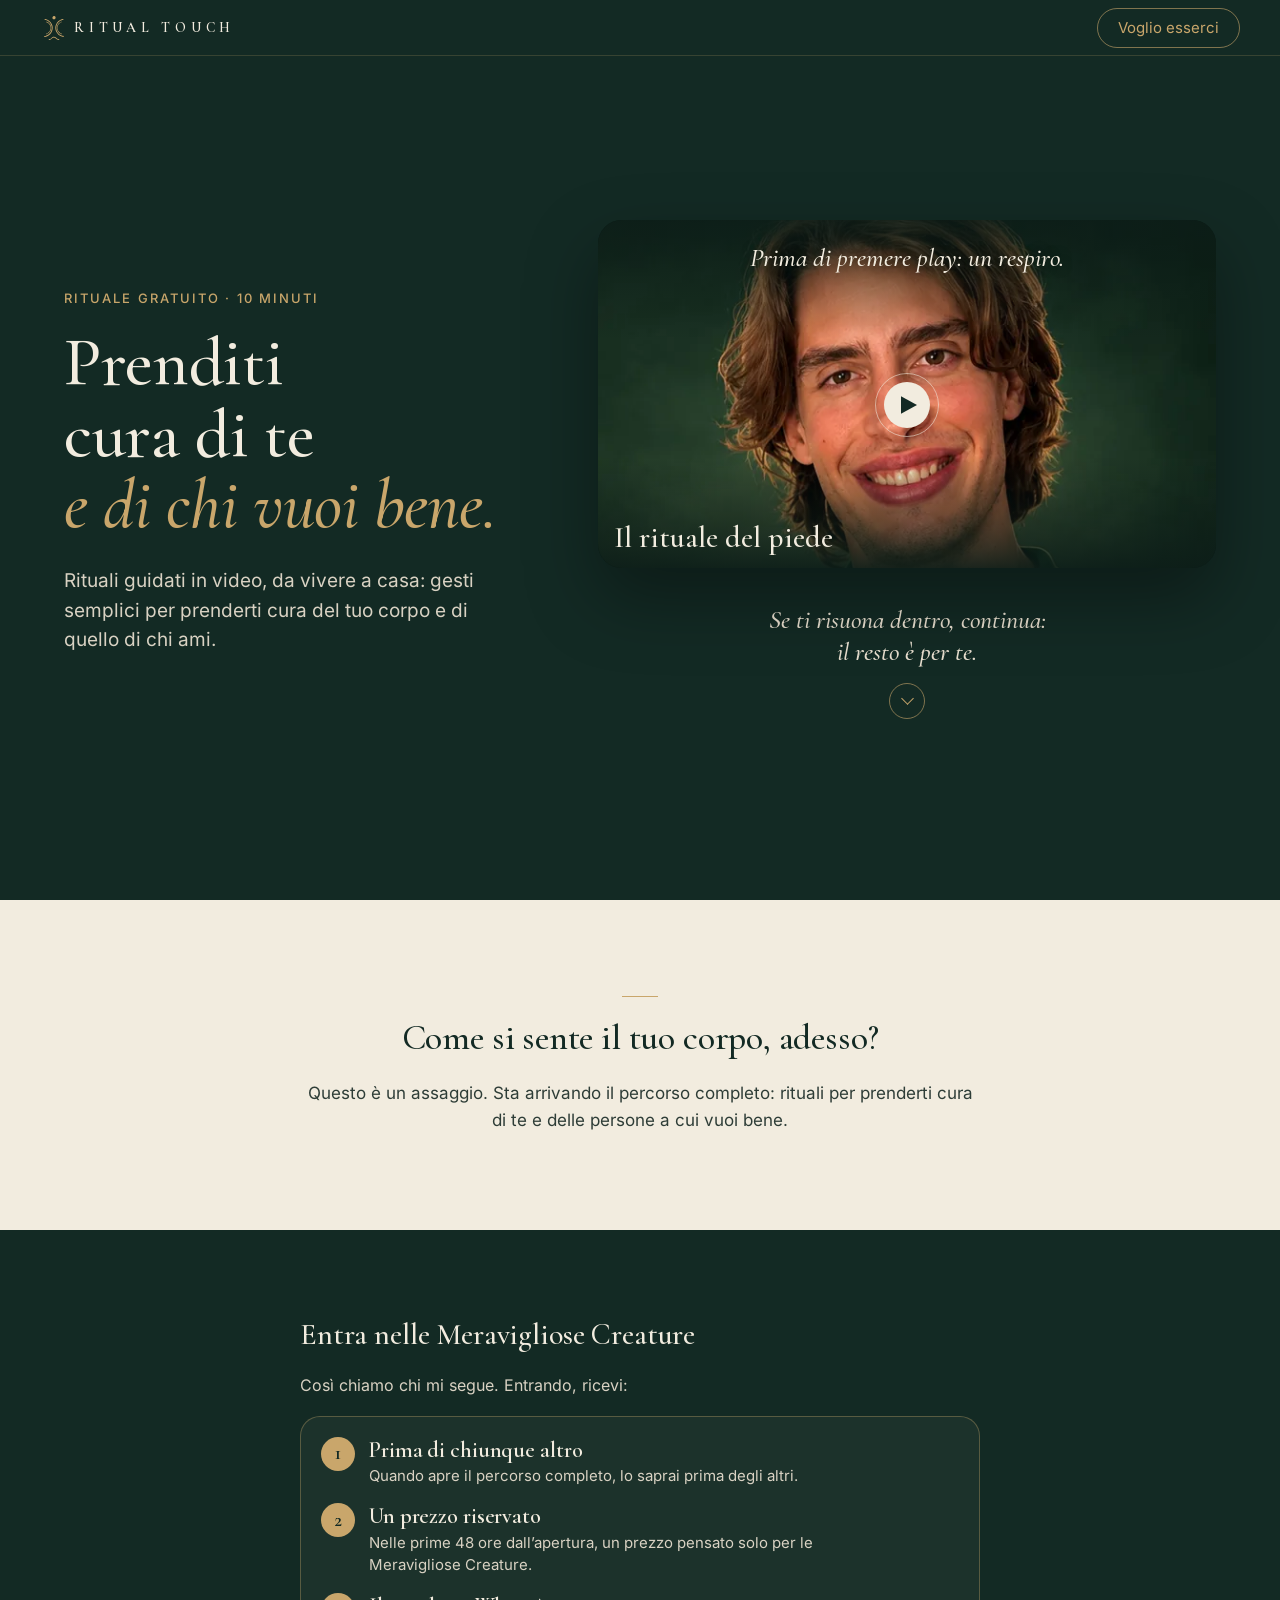
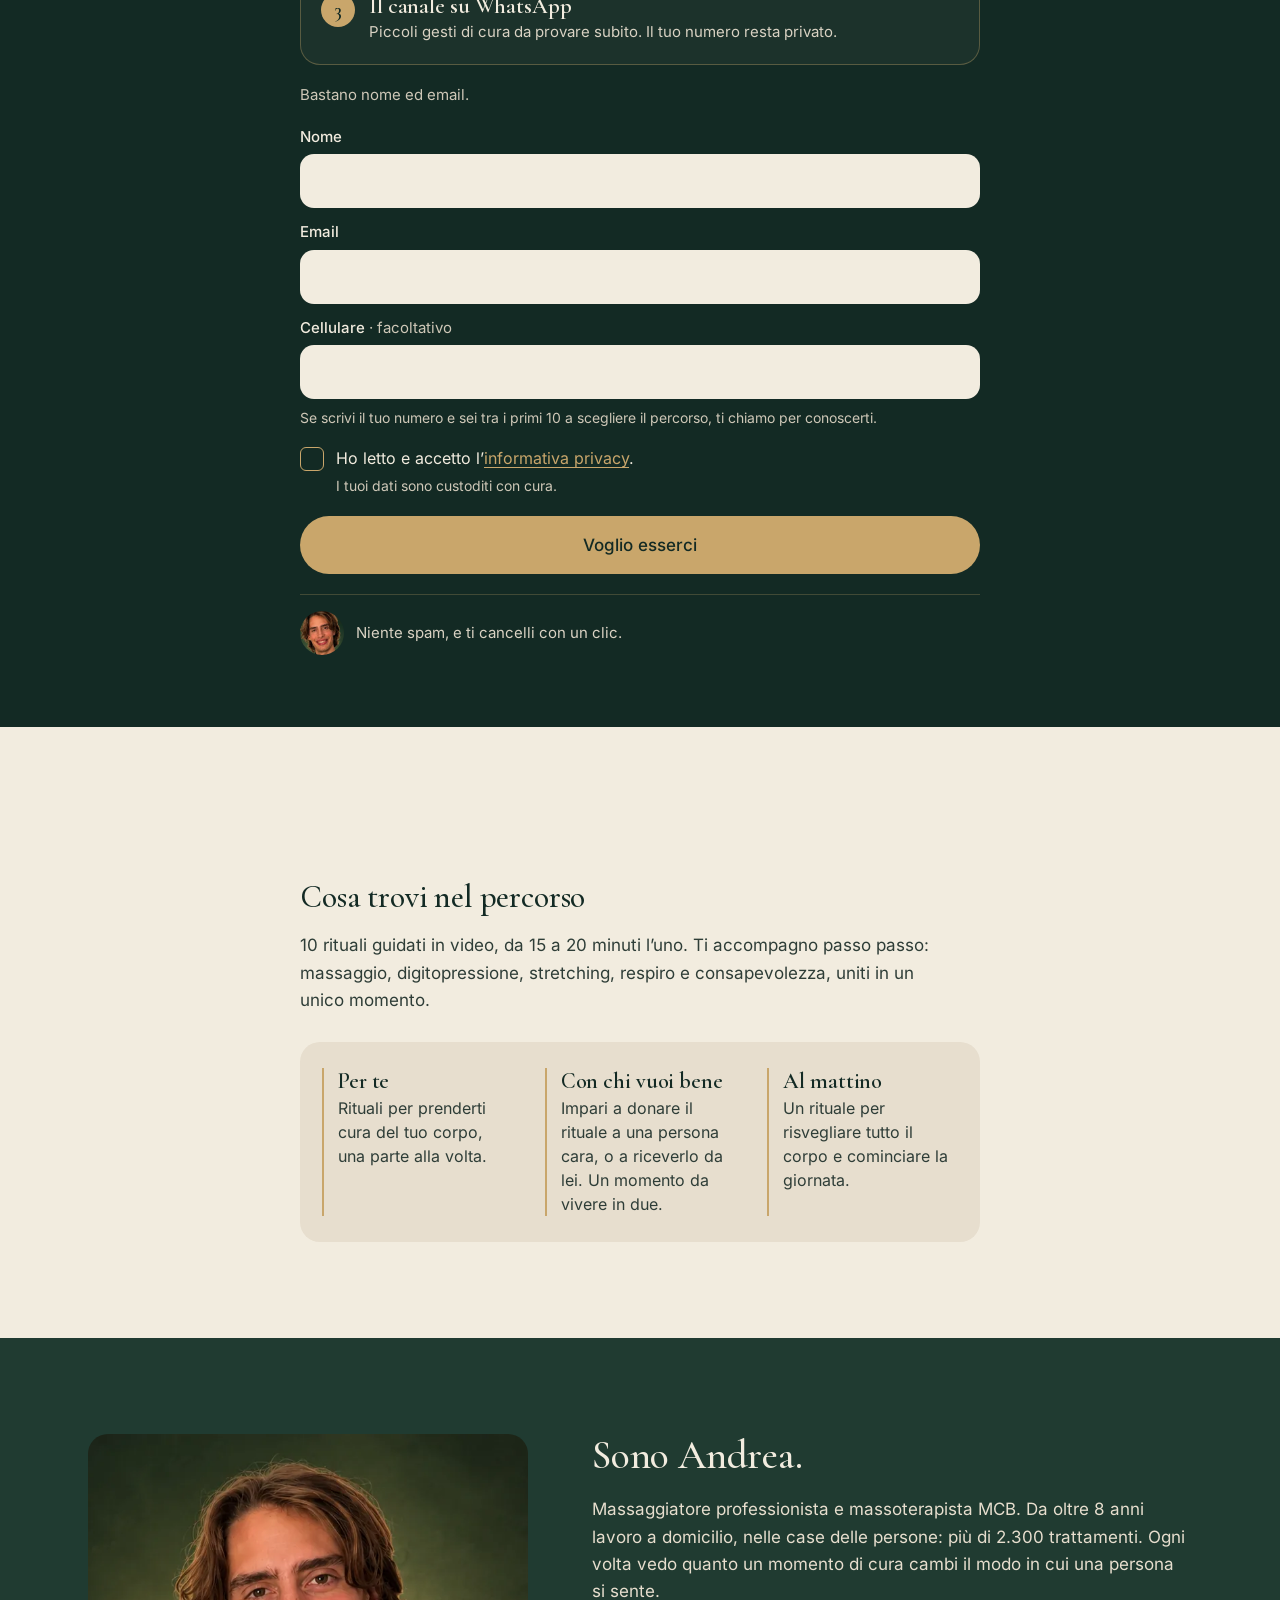
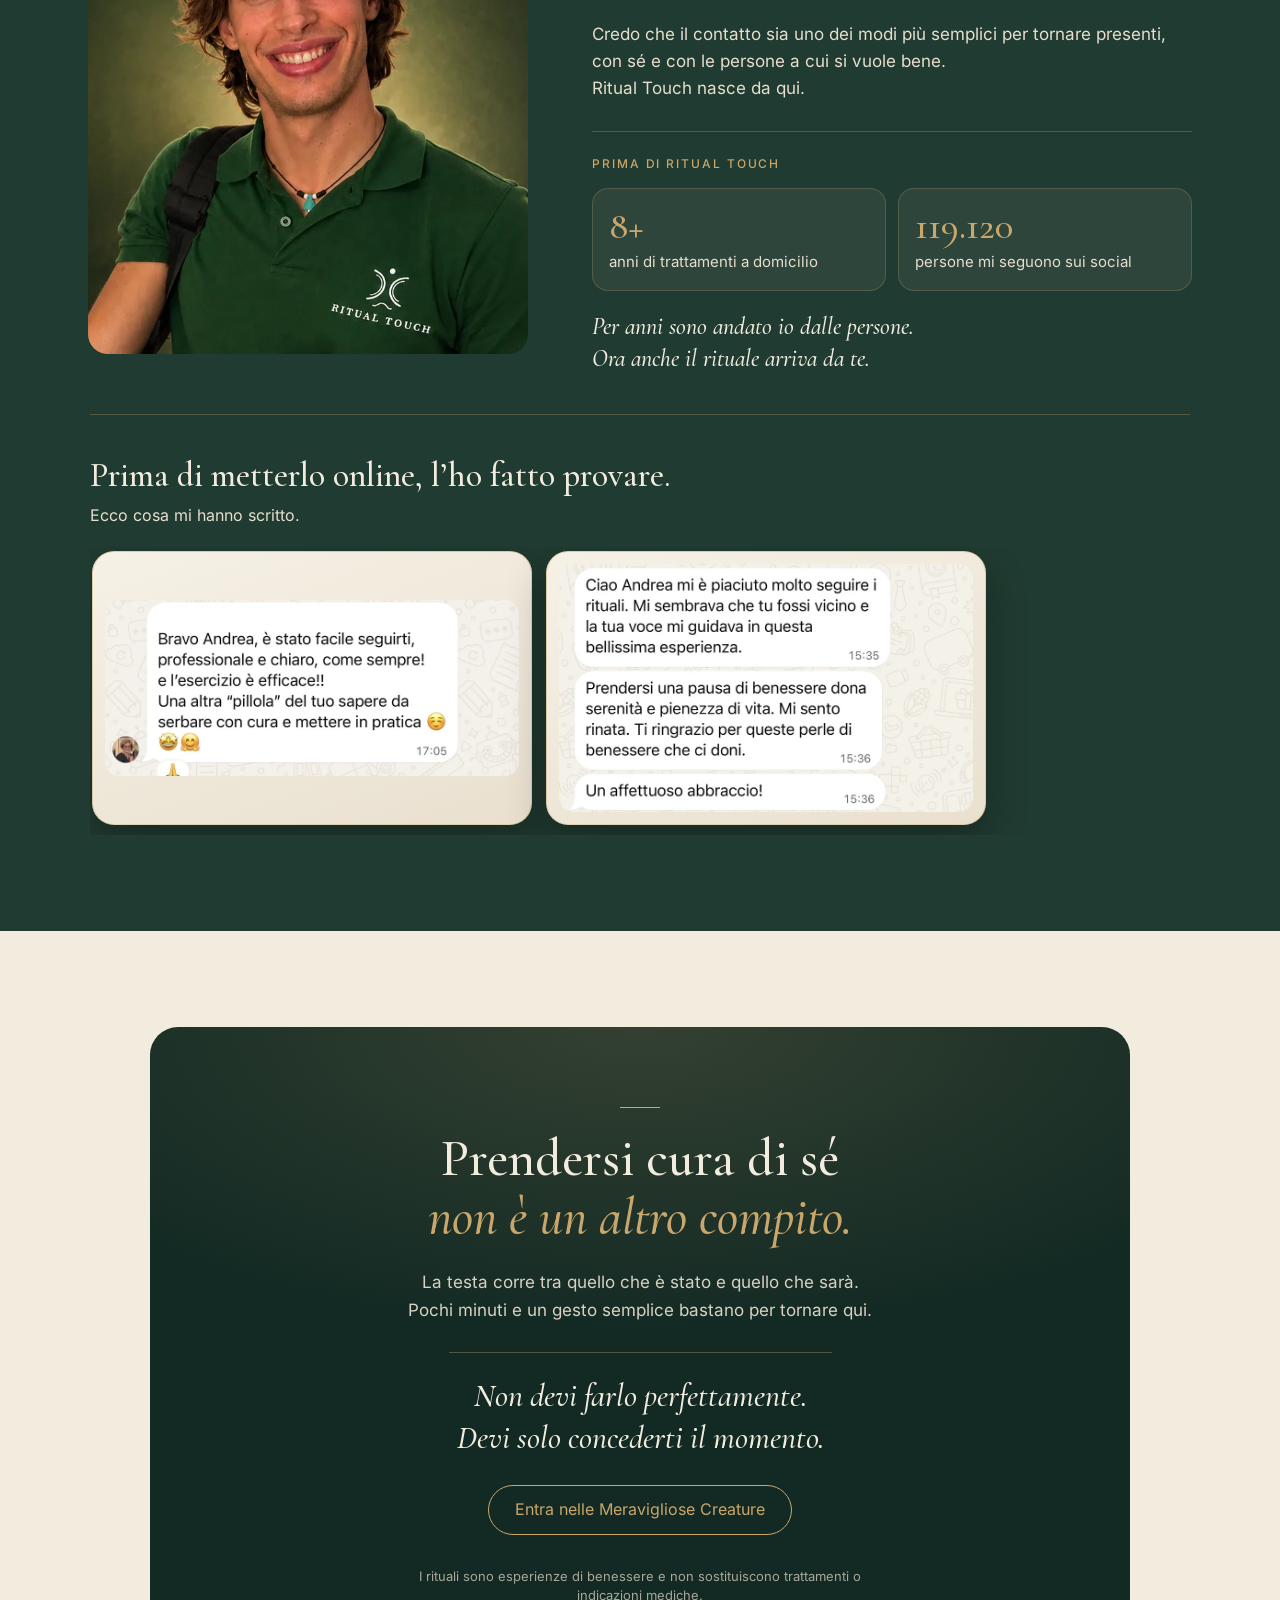
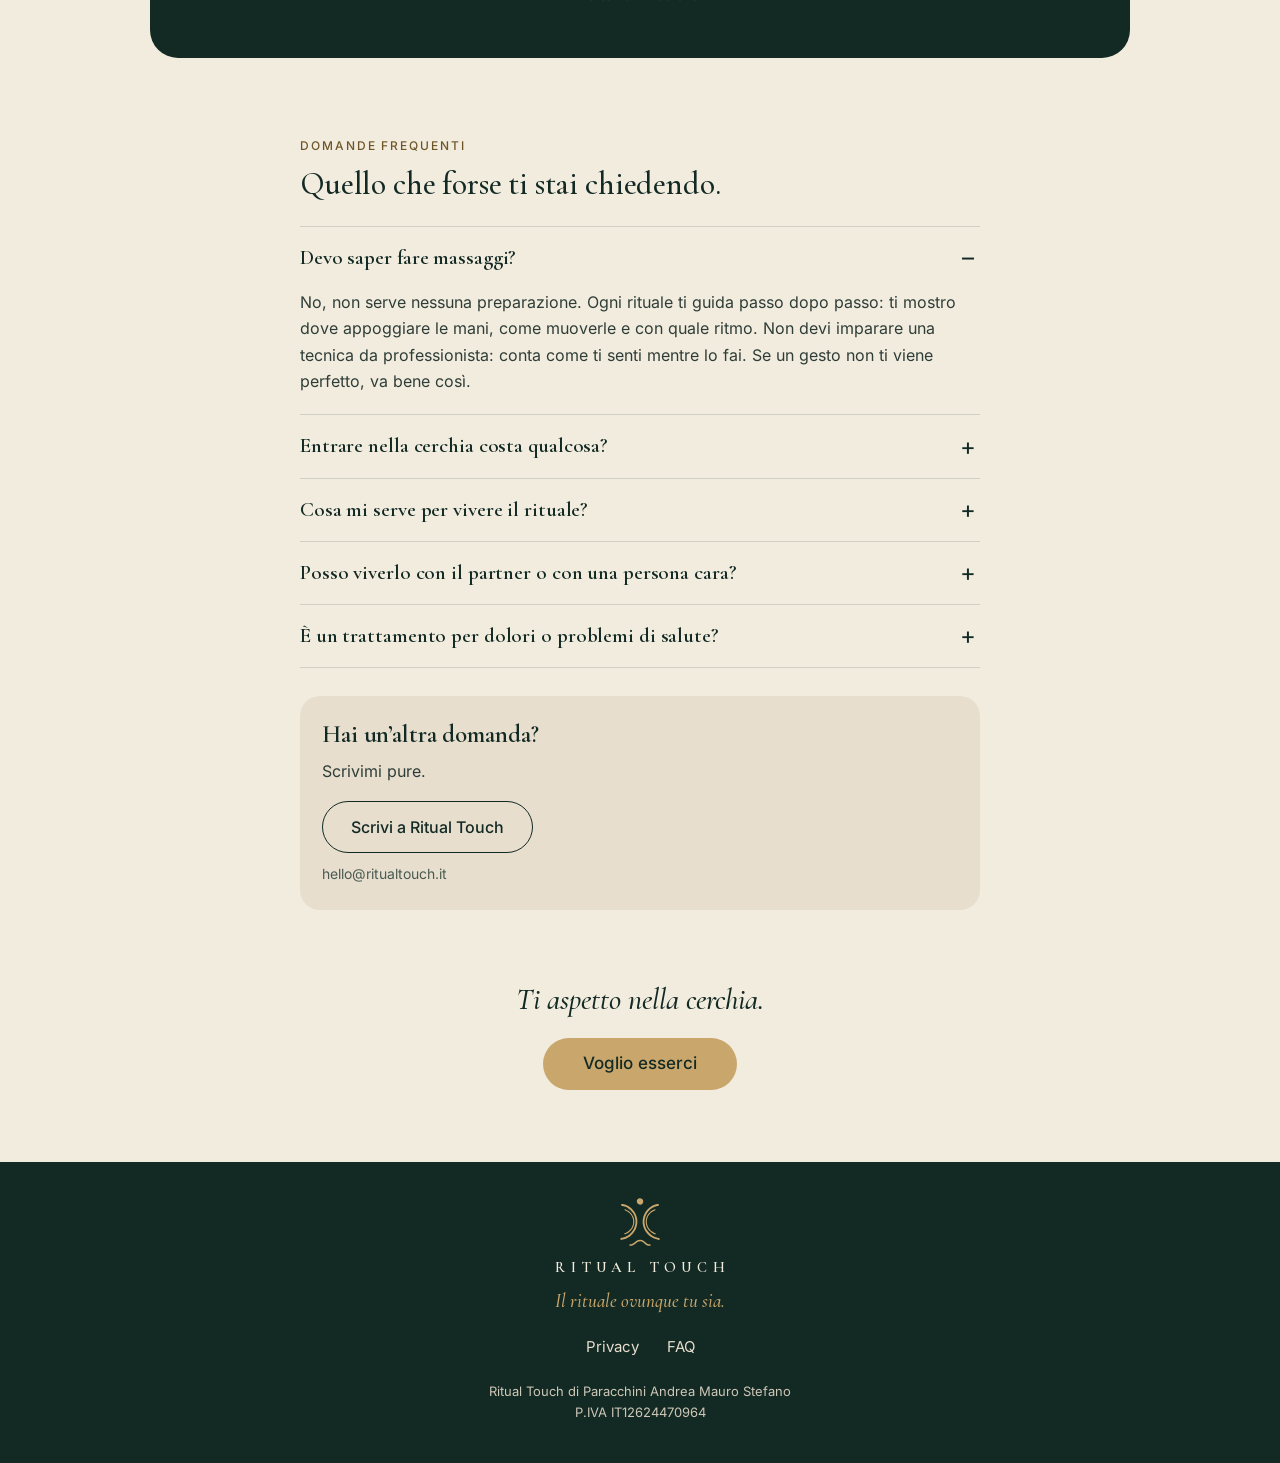
<file: index.html>
<!doctype html>
<html lang="it">
<head>
  <meta charset="utf-8">
  <meta name="viewport" content="width=device-width, initial-scale=1, viewport-fit=cover">
  <meta name="format-detection" content="telephone=no">
  <title>Ritual Touch — Il rituale ovunque tu sia</title>
  <meta name="description" content="Prenditi cura di te e di chi vuoi bene. Guarda il primo rituale gratuito ed entra nella cerchia delle Meravigliose Creature.">
  <link rel="canonical" href="https://ritualtouch.it/">
  <meta name="theme-color" content="#132A24">

  <meta property="og:type" content="website">
  <meta property="og:locale" content="it_IT">
  <meta property="og:site_name" content="Ritual Touch">
  <meta property="og:url" content="https://ritualtouch.it/">
  <meta property="og:title" content="Ritual Touch — Il rituale ovunque tu sia">
  <meta property="og:description" content="Prenditi cura di te e di chi vuoi bene. Guarda il primo rituale gratuito ed entra nella cerchia delle Meravigliose Creature.">
  <meta property="og:image" content="https://ritualtouch.it/assets/img/og-ritualtouch.jpg">
  <meta property="og:image:width" content="1200">
  <meta property="og:image:height" content="630">
  <meta property="og:image:alt" content="Il simbolo di Ritual Touch su fondo verde bosco, con la frase «Il rituale ovunque tu sia.»">
  <meta name="twitter:card" content="summary_large_image">
  <meta name="twitter:title" content="Ritual Touch — Il rituale ovunque tu sia">
  <meta name="twitter:description" content="Prenditi cura di te e di chi vuoi bene. Guarda il primo rituale gratuito ed entra nella cerchia delle Meravigliose Creature.">
  <meta name="twitter:image" content="https://ritualtouch.it/assets/img/og-ritualtouch.jpg">

  <script type="application/ld+json">
  {
    "@context": "https://schema.org",
    "@graph": [
      {
        "@type": "WebSite",
        "@id": "https://ritualtouch.it/#website",
        "name": "Ritual Touch",
        "url": "https://ritualtouch.it/",
        "inLanguage": "it-IT",
        "publisher": { "@id": "https://ritualtouch.it/#organization" }
      },
      {
        "@type": "Organization",
        "@id": "https://ritualtouch.it/#organization",
        "name": "Ritual Touch",
        "legalName": "Ritual Touch di Paracchini Andrea Mauro Stefano",
        "url": "https://ritualtouch.it/",
        "logo": "https://ritualtouch.it/apple-touch-icon.png",
        "email": "hello@ritualtouch.it",
        "vatID": "IT12624470964",
        "slogan": "Il rituale ovunque tu sia.",
        "sameAs": ["https://www.instagram.com/ritualtouch.official/"],
        "founder": {
          "@type": "Person",
          "name": "Andrea Paracchini",
          "sameAs": ["https://www.instagram.com/andremassoterapista/"]
        }
      }
    ]
  }
  </script>

  <link rel="icon" href="favicon.ico" sizes="32x32">
  <link rel="icon" href="favicon.svg" type="image/svg+xml">
  <link rel="apple-touch-icon" href="apple-touch-icon.png">

  <link rel="preload" href="assets/fonts/cormorant-garamond-500-latin.woff2" as="font" type="font/woff2" crossorigin>
  <link rel="preload" href="assets/fonts/cormorant-garamond-500-italic-latin.woff2" as="font" type="font/woff2" crossorigin>
  <link rel="preload" href="assets/fonts/cormorant-garamond-600-latin.woff2" as="font" type="font/woff2" crossorigin>
  <link rel="preload" href="assets/fonts/inter-regular-latin.woff2" as="font" type="font/woff2" crossorigin>
  <link rel="preload" as="image" href="assets/img/andrea-copertina-648.webp"
        imagesrcset="assets/img/andrea-copertina-480.webp 480w, assets/img/andrea-copertina-648.webp 648w"
        imagesizes="(min-width: 900px) 480px, calc(100vw - 48px)" fetchpriority="high">
  <link rel="stylesheet" href="assets/css/style.css">
  <!-- Il video di YouTube si prepara subito: apriamo prima la strada ai suoi server -->
  <link rel="preconnect" href="https://www.youtube.com">
  <link rel="preconnect" href="https://www.youtube-nocookie.com">
  <link rel="preconnect" href="https://i.ytimg.com">
  <script src="assets/js/config.js"></script>
  <script src="assets/js/faq.js" defer></script>
  <script src="assets/js/main.js" defer></script>
</head>
<body>
<header class="barra barra--principale">
  <a class="barra__logo" href="#inizio">
    <img src="assets/img/simbolo-oro.svg" alt="" width="20" height="24">
    <span class="barra__scritta">Ritual Touch</span>
  </a>
  <a class="barra__cta" href="#iscrizione">Voglio esserci</a>
</header>

<main>

  <!-- ========== 1. ARRIVO ========== -->
  <section id="inizio" class="arrivo scuro" aria-labelledby="titolo-arrivo">
    <div class="arrivo__griglia">
      <p class="etichetta arrivo__etichetta" data-video-etichetta>In arrivo</p>
      <h1 id="titolo-arrivo" class="arrivo__titolo">Prenditi cura di te <em>e di chi vuoi bene.</em></h1>
      <p class="arrivo__sotto">Rituali guidati in video, da vivere a casa: gesti semplici per prenderti cura del tuo corpo e di quello di chi ami.</p>
      <div class="arrivo__media">
        <div class="video" data-video>
          <!-- Il player di YouTube si prepara subito, sotto la copertina: così basta un tocco su play -->
          <script>(function(){var c=window.RITUAL_TOUCH_CONFIG||{},v=String(c.YOUTUBE_VIDEO_ID||"").trim(),m=/^[A-Za-z0-9_-]{11}$/.test(v)?[0,v]:v.match(/(?:youtu\.be\/|[?&]v=|\/embed\/|\/shorts\/|\/live\/)([A-Za-z0-9_-]{11})/);if(!m)return;var f=document.createElement("iframe");f.className="video__iframe";f.setAttribute("data-video-player","");f.onload=function(){f.setAttribute("data-caricato","")};f.src="https://www.youtube-nocookie.com/embed/"+m[1]+"?playsinline=1&rel=0&enablejsapi=1&origin="+encodeURIComponent(location.origin);f.setAttribute("allow","autoplay; encrypted-media; picture-in-picture; fullscreen");f.setAttribute("allowfullscreen","");f.setAttribute("referrerpolicy","strict-origin-when-cross-origin");f.title="Video";var s=document.currentScript;s.parentNode.insertBefore(f,s)})();</script>
          <!-- La frase sta sulla copertina, subito sopra il pulsante play -->
          <p class="arrivo__frase">Prima di premere play: un respiro.</p>
          <img class="video__copertina"
               src="assets/img/andrea-copertina-648.webp"
               srcset="assets/img/andrea-copertina-480.webp 480w, assets/img/andrea-copertina-648.webp 648w"
               sizes="(min-width: 900px) 560px, calc(100vw - 48px)"
               width="648" height="810" alt="" fetchpriority="high" decoding="async">
          <div class="video__testi">
            <p class="video__titolo" data-video-titolo>Il rituale del piede</p>
            <p class="etichetta video__etichetta" data-video-etichetta data-video-etichetta-breve>In arrivo</p>
          </div>
          <!-- Finché in config.js manca il video: compare al clic su play -->
          <p class="video__avviso" data-video-avviso>Il primo rituale arriva tra pochi giorni.</p>
          <button type="button" class="video__play" data-video-play aria-label="Guarda il primo rituale" hidden>
            <span class="video__anello" aria-hidden="true">
              <span class="video__disco"><svg viewBox="0 0 20 22" focusable="false"><path d="M0 0L20 11L0 22Z" fill="#132A24"/></svg></span>
            </span>
          </button>
        </div>
        <!-- Invito a proseguire lungo la pagina -->
        <a class="arrivo__prosegui" href="#resta"><span class="arrivo__prosegui-testo">Se ti risuona dentro, continua:<br>il resto è per te.</span><span class="arrivo__cerchio" aria-hidden="true"><span class="arrivo__freccia"></span></span></a>
      </div>
    </div>
  </section>

  <!-- ========== 2. COME SI SENTE IL TUO CORPO, ADESSO? ========== -->
  <section id="resta" class="resta chiaro" aria-labelledby="titolo-resta">
    <div class="resta__colonna">
      <span class="linea-oro" aria-hidden="true"></span>
      <h2 id="titolo-resta" data-dissolvenza>Come si sente il tuo corpo, adesso?</h2>
      <p class="resta__testo" data-dissolvenza>Questo è un assaggio. Sta arrivando il percorso completo: rituali per prenderti cura di te e delle persone a cui vuoi bene.</p>
    </div>
  </section>

  <!-- ========== 3. ISCRIZIONE ========== -->
  <section id="iscrizione" class="iscrizione scuro" aria-labelledby="titolo-iscrizione">
    <div class="iscrizione__colonna">
      <h2 id="titolo-iscrizione">Entra nelle Meravigliose Creature</h2>
      <div class="ricevi" data-prima-iscrizione>
        <p class="iscrizione__sotto">Così chiamo chi mi segue. Entrando, ricevi:</p>
        <ol class="ricevi__lista">
          <li class="ricevi__voce">
            <span class="ricevi__numero" aria-hidden="true">1</span>
            <div>
              <h3>Prima di chiunque altro</h3>
              <p>Quando apre il percorso completo, lo saprai prima degli altri.</p>
            </div>
          </li>
          <li class="ricevi__voce">
            <span class="ricevi__numero" aria-hidden="true">2</span>
            <div>
              <h3>Un prezzo riservato</h3>
              <p>Nelle prime 48 ore dall’apertura, un prezzo pensato solo per le Meravigliose Creature.</p>
            </div>
          </li>
          <li class="ricevi__voce">
            <span class="ricevi__numero" aria-hidden="true">3</span>
            <div>
              <h3>Il canale su WhatsApp</h3>
              <p>Piccoli gesti di cura da provare subito. Il tuo numero resta privato.</p>
            </div>
          </li>
        </ol>
        <p class="ricevi__basta">Bastano nome ed email.</p>
      </div>

      <form class="modulo" method="post" novalidate data-modulo>
        <div class="campo">
          <label for="nome">Nome</label>
          <input id="nome" name="fields[first_name]" type="text" autocomplete="given-name" autocapitalize="words" enterkeyhint="next" maxlength="80" required>
          <p class="errore" id="errore-nome" hidden></p>
        </div>
        <div class="campo">
          <label for="email">Email</label>
          <input id="email" name="email_address" type="email" autocomplete="email" inputmode="email" autocapitalize="off" spellcheck="false" enterkeyhint="next" maxlength="120" required>
          <p class="errore" id="errore-email" hidden></p>
        </div>
        <div class="campo">
          <label for="cellulare">Cellulare <span class="facoltativo">· facoltativo</span></label>
          <input id="cellulare" name="fields[cellulare]" type="tel" autocomplete="tel" inputmode="tel" enterkeyhint="next" maxlength="25" aria-describedby="aiuto-cellulare">
          <p class="campo__aiuto" id="aiuto-cellulare">Se scrivi il tuo numero e sei tra i primi 10 a scegliere il percorso, ti chiamo per conoscerti.</p>
          <p class="errore" id="errore-cellulare" hidden></p>
        </div>
        <input type="hidden" name="fields[fonte]" value="diretto" data-fonte>
        <div class="consenso">
          <!-- Il valore arriva a Kit nel campo «consenso» solo se la casella è spuntata.
               Se cambia l'informativa privacy, aggiorna anche la data qui sotto. -->
          <input id="consenso" name="fields[consenso]" type="checkbox" value="Sì, informativa del 29/10/2026" required aria-describedby="nota-consenso">
          <label for="consenso">Ho letto e accetto l’<a href="/privacy/">informativa privacy</a>.</label>
          <p class="consenso__nota" id="nota-consenso">I tuoi dati sono custoditi con cura.</p>
          <p class="errore" id="errore-consenso" hidden></p>
        </div>
        <button class="pulsante pulsante--oro" type="submit" data-invia disabled>Voglio esserci</button>
        <p class="modulo__stato" data-stato>Iscrizioni in apertura a breve.</p>
      </form>

      <!-- Compare al posto del modulo appena l'iscrizione è partita -->
      <div class="riuscito" data-riuscito hidden tabindex="-1" aria-live="polite">
        <img class="riuscito__simbolo" src="assets/img/simbolo-oro.svg" alt="" width="44" height="53">
        <p class="riuscito__titolo">È bello averti qui<span data-riuscito-nome></span>.</p>
        <p class="riuscito__testo">Ti aspetto nel canale WhatsApp: pubblico piccoli gesti di cura da provare. Appena entri, ne trovi già uno.</p>
        <a class="pulsante pulsante--oro riuscito__pulsante" href="/canale" target="_blank" rel="noopener">Entra nel canale WhatsApp</a>
        <p class="riuscito__nota">Il tuo numero resta privato. Puoi uscire quando vuoi.</p>
      </div>

      <div class="firma">
        <img src="assets/img/andrea-viso.webp" alt="" width="44" height="44" loading="lazy" decoding="async">
        <p>Niente spam, e ti cancelli con un clic.</p>
      </div>
    </div>
  </section>

  <!-- ========== 4. PER TE / CON LE PERSONE A CUI VUOI BENE ========== -->
  <section id="rituali" class="rituali chiaro" aria-labelledby="titolo-rituali">
    <div class="rituali__colonna">
      <h2 id="titolo-rituali" data-dissolvenza>Cosa trovi nel percorso</h2>
      <p class="rituali__testo" data-dissolvenza>10 rituali guidati in video, da 15 a 20 minuti l’uno. Ti accompagno passo passo: massaggio, digitopressione, stretching, respiro e consapevolezza, uniti in un unico momento.</p>
      <div class="modi">
        <div class="modo" data-dissolvenza>
          <span data-foto-per-te hidden></span>
          <div>
            <h3>Per te</h3>
            <p>Rituali per prenderti cura del tuo corpo, una parte alla volta.</p>
          </div>
        </div>
        <div class="modo" data-dissolvenza>
          <span data-foto-con-chi-ami hidden></span>
          <div>
            <h3>Con chi vuoi bene</h3>
            <p>Impari a donare il rituale a una persona cara, o a riceverlo da lei. Un momento da vivere in due.</p>
          </div>
        </div>
        <div class="modo" data-dissolvenza>
          <div>
            <h3>Al mattino</h3>
            <p>Un rituale per risvegliare tutto il corpo e cominciare la giornata.</p>
          </div>
        </div>
      </div>
    </div>
  </section>

  <!-- ========== 5. CHI SONO ========== -->
  <section id="andrea" class="andrea scuro-2" aria-labelledby="titolo-andrea">
    <div class="andrea__griglia">
      <div class="andrea__foto">
        <img src="assets/img/andrea-ritratto-900.webp"
             srcset="assets/img/andrea-ritratto-480.webp 480w, assets/img/andrea-ritratto-900.webp 900w"
             sizes="(min-width: 900px) 608px, 100vw"
             width="900" height="770" loading="lazy" decoding="async"
             alt="Andrea Paracchini, fondatore di Ritual Touch">
      </div>
      <h2 id="titolo-andrea" class="andrea__titolo">Sono Andrea.</h2>
      <div class="andrea__testo">
        <p data-dissolvenza>Massaggiatore professionista e massoterapista MCB. Da oltre 8 anni lavoro a domicilio, nelle case delle persone: più di 2.300 trattamenti. Ogni volta vedo quanto un momento di cura cambi il modo in cui una persona si sente.</p>
        <p data-dissolvenza>Credo che il contatto sia uno dei modi più semplici per tornare presenti, con sé e con le persone a cui si vuole bene.<br>Ritual Touch nasce da qui.</p>
        <div class="prima-di">
          <p class="etichetta prima-di__etichetta">Prima di Ritual Touch</p>
          <div class="prima-di__numeri">
            <div class="prima-di__riquadro">
              <p class="prima-di__numero">8+</p>
              <p class="prima-di__testo">anni di trattamenti a domicilio</p>
            </div>
            <div class="prima-di__riquadro">
              <p class="prima-di__numero"><span aria-hidden="true" data-contatore="140000" data-contatore-dopo="+">140.000+</span><span class="solo-lettori">140.000+</span></p>
              <p class="prima-di__testo">persone mi seguono sui social</p>
            </div>
          </div>
          <p class="prima-di__frase">Per anni sono andato io dalle persone.<br>Ora anche il rituale arriva da te.</p>
        </div>
        <!-- Restano nascoste finché in config.js CITAZIONI_APPROVATE è false -->
        <div class="messaggi" data-citazioni hidden>
          <p class="etichetta">Dai vostri messaggi</p>
          <blockquote class="messaggi__principale"><p>«Non è solo per quello che dici, ma per come lo dici.»</p></blockquote>
          <div class="messaggi__coppia">
            <blockquote><p>«Ogni volta che vedo una tua storia mi sento serena.»</p></blockquote>
            <blockquote><p>«Perché metti pace in me.»</p></blockquote>
          </div>
        </div>
      </div>
    </div>
    <div class="prova prova--larga" data-dissolvenza>
      <p class="prova__titolo">Prima di metterlo online, l’ho fatto provare.</p>
      <p class="prova__sotto">Ecco cosa mi hanno scritto.</p>
      <div class="carosello" data-carosello>
        <div class="carosello__binario" tabindex="0" role="region" aria-label="Messaggi di chi ha provato il rituale" data-carosello-binario>
          <figure class="carosello__card">
            <img src="assets/img/prova-1.webp" width="900" height="382" loading="lazy" decoding="async"
                 alt="Messaggio WhatsApp: «Bravo Andrea, è stato facile seguirti, professionale e chiaro, come sempre! E l’esercizio è efficace!! Un’altra pillola del tuo sapere da serbare con cura e mettere in pratica.»">
          </figure>
          <figure class="carosello__card">
            <img src="assets/img/prova-2.webp" width="900" height="539" loading="lazy" decoding="async"
                 alt="Messaggio WhatsApp: «Ciao Andrea, mi è piaciuto molto seguire i rituali. Mi sembrava che tu fossi vicino e la tua voce mi guidava in questa bellissima esperienza. Prendersi una pausa di benessere dona serenità e pienezza di vita. Mi sento rinata. Ti ringrazio per queste perle di benessere che ci doni. Un affettuoso abbraccio!»">
          </figure>
        </div>
        <div class="carosello__controlli">
          <button type="button" class="carosello__freccia" data-carosello-prec aria-label="Messaggio precedente"><span aria-hidden="true">‹</span></button>
          <div class="carosello__punti" data-carosello-punti></div>
          <button type="button" class="carosello__freccia" data-carosello-succ aria-label="Messaggio successivo"><span aria-hidden="true">›</span></button>
        </div>
        <p class="carosello__suggerimento" aria-hidden="true">Scorri per leggere</p>
      </div>
    </div>
  </section>

  <!-- ========== 6. CHIUSURA, DOMANDE FREQUENTI E CONTATTO ========== -->
  <section id="faq" class="chiusura chiaro" aria-labelledby="titolo-faq">
    <div class="pausa" data-dissolvenza>
      <span class="pausa__linea" aria-hidden="true"></span>
      <p class="pausa__titolo">Prendersi cura di sé <em>non è un altro compito.</em></p>
      <p class="pausa__testo">La testa corre tra quello che è stato e quello che sarà. Pochi minuti e un gesto semplice bastano per tornare qui.</p>
      <p class="pausa__frase">Non devi farlo perfettamente.<br>Devi solo concederti il momento.</p>
      <a class="pausa__pulsante" href="#iscrizione">Entra nelle Meravigliose Creature</a>
      <p class="pausa__nota">I rituali sono esperienze di benessere e non sostituiscono trattamenti o indicazioni mediche.</p>
    </div>

    <div class="faq">
      <p class="etichetta">Domande frequenti</p>
      <h2 id="titolo-faq">Quello che forse ti stai chiedendo.</h2>
      <!-- Le domande arrivano da assets/js/faq.js -->
      <div class="domande" data-faq></div>
    </div>

    <div class="contatto">
      <div class="contatto__box">
        <h3 class="contatto__titolo">Hai un’altra domanda?</h3>
        <p class="contatto__testo">Scrivimi pure.</p>
        <a class="pulsante pulsante--contorno" href="mailto:hello@ritualtouch.it">Scrivi a Ritual Touch</a>
        <p class="contatto__indirizzo">hello@ritualtouch.it</p>
      </div>
    </div>

    <!-- Solo su computer: su telefono c'è il pulsante fisso -->
    <div class="invito-finale">
      <p class="invito-finale__testo">Ti aspetto nella cerchia.</p>
      <a class="pulsante pulsante--oro" href="#iscrizione">Voglio esserci</a>
    </div>
  </section>

</main>

<!-- ========== FOOTER ========== -->
<footer class="pie">
  <img class="pie__simbolo" src="assets/img/simbolo-oro.svg" alt="" width="40" height="48" loading="lazy" decoding="async">
  <p class="pie__marchio">Ritual Touch</p>
  <p class="pie__payoff">Il rituale ovunque tu sia.</p>
  <nav class="pie__link" aria-label="Pagine di servizio">
    <a href="/privacy/">Privacy</a>
    <a href="/faq/">FAQ</a>
  </nav>
  <p class="pie__legale">Ritual Touch di Paracchini Andrea Mauro Stefano<br><span>P.IVA IT12624470964</span></p>
</footer>

<a class="cta-fissa" href="#iscrizione" data-cta-fissa aria-hidden="true" tabindex="-1">Voglio esserci</a>
</body>
</html>
</file>
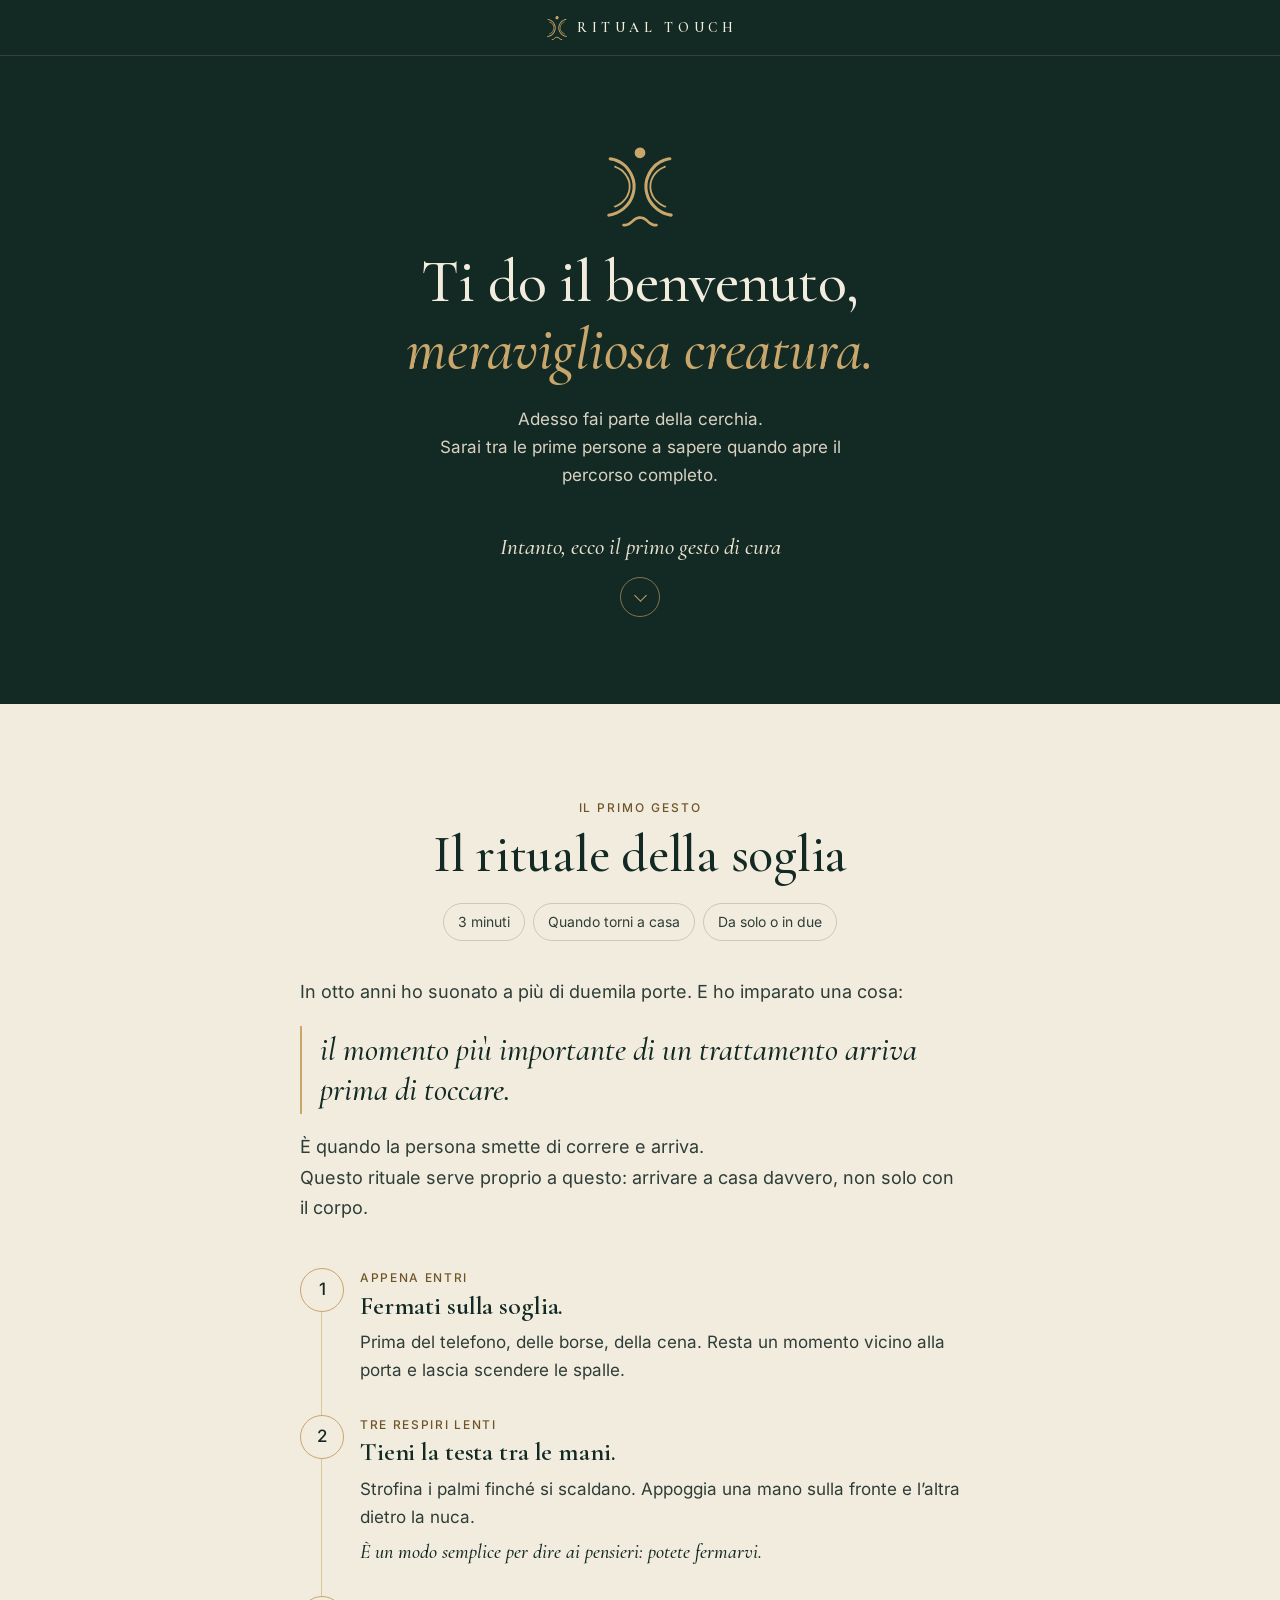
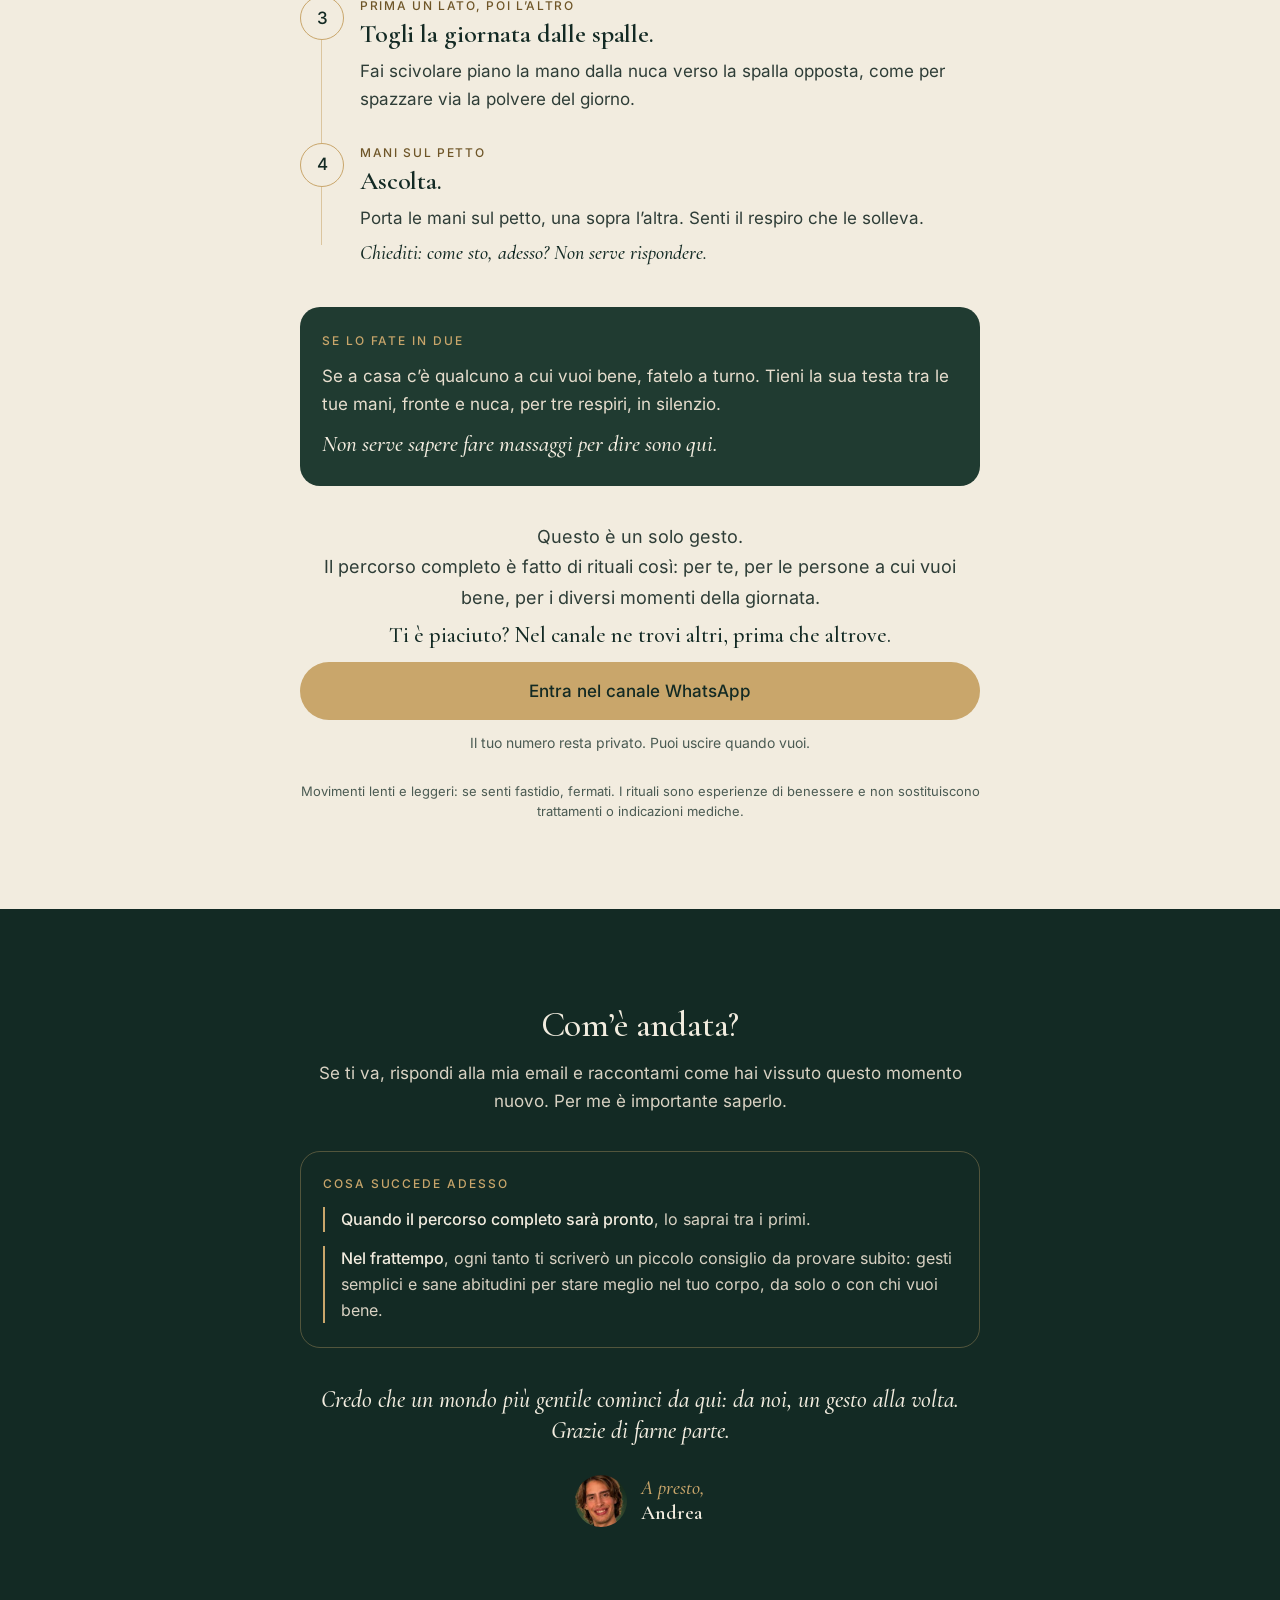
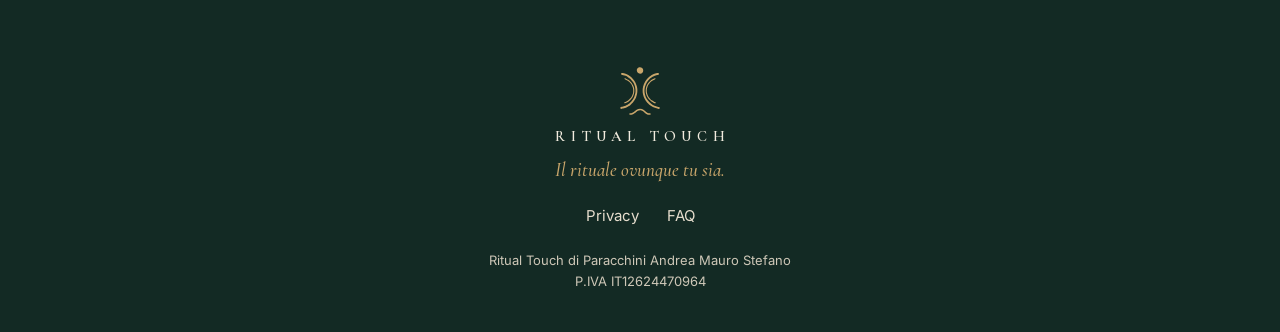
<file: benvenuto/index.html>
<!doctype html>
<html lang="it">
<head>
  <meta charset="utf-8">
  <meta name="viewport" content="width=device-width, initial-scale=1, viewport-fit=cover">
  <meta name="format-detection" content="telephone=no">
  <title>Ti do il benvenuto — Ritual Touch</title>
  <meta name="description" content="Ti do il benvenuto nella cerchia delle Meravigliose Creature di Ritual Touch.">
  <meta name="robots" content="noindex">
  <meta name="theme-color" content="#132A24">
  <link rel="icon" href="../favicon.ico" sizes="32x32">
  <link rel="icon" href="../favicon.svg" type="image/svg+xml">
  <link rel="apple-touch-icon" href="../apple-touch-icon.png">
  <link rel="preload" href="../assets/fonts/cormorant-garamond-500-latin.woff2" as="font" type="font/woff2" crossorigin>
  <link rel="preload" href="../assets/fonts/cormorant-garamond-600-latin.woff2" as="font" type="font/woff2" crossorigin>
  <link rel="preload" href="../assets/fonts/inter-regular-latin.woff2" as="font" type="font/woff2" crossorigin>
  <link rel="stylesheet" href="../assets/css/style.css">
</head>
<body>
<header class="barra">
  <a class="barra__logo" href="/">
    <img src="../assets/img/simbolo-oro.svg" alt="" width="20" height="24">
    <span class="barra__scritta">Ritual Touch</span>
  </a>
</header>

<main class="bv">

  <!-- 1. Accoglienza -->
  <section class="bv-arrivo scuro">
    <img class="grazie__simbolo grazie__simbolo--respiro" src="../assets/img/simbolo-oro.svg" alt="" width="66" height="80">
    <h1 class="bv-arrivo__titolo">Ti do il benvenuto,<br><em>meravigliosa creatura.</em></h1>
    <p class="bv-arrivo__testo">Adesso fai parte della cerchia.<br>Sarai tra le prime persone a sapere quando apre il percorso completo.</p>
    <a class="bv-arrivo__regalo" href="#regalo">
      <span>Intanto, ecco il primo gesto di cura</span>
      <span class="bv-cerchio" aria-hidden="true"><span class="bv-freccia"></span></span>
    </a>
  </section>

  <!-- 2. Il regalo: il rituale -->
  <section id="regalo" class="bv-rituale chiaro" aria-labelledby="titolo-rituale">
    <div class="bv-colonna">
      <p class="etichetta bv-etichetta">Il primo gesto</p>
      <h2 id="titolo-rituale" class="bv-rituale__titolo">Il rituale della soglia</h2>
      <ul class="bv-info" aria-label="In breve">
        <li>3 minuti</li>
        <li>Quando torni a casa</li>
        <li>Da solo o in due</li>
      </ul>

      <p class="bv-testo">In otto anni ho suonato a più di duemila porte. E ho imparato una cosa:</p>
      <blockquote class="bv-citazione"><p>il momento più importante di un trattamento arriva prima di toccare.</p></blockquote>
      <p class="bv-testo">È quando la persona smette di correre e <em>arriva</em>.<br>Questo rituale serve proprio a questo: arrivare a casa davvero, non solo con il corpo.</p>

      <ol class="bv-passi">
        <li class="bv-passo">
          <span class="bv-passo__numero" aria-hidden="true">1</span>
          <div>
            <p class="bv-passo__quando">Appena entri</p>
            <h3>Fermati sulla soglia.</h3>
            <p>Prima del telefono, delle borse, della cena. Resta un momento vicino alla porta e lascia scendere le spalle.</p>
          </div>
        </li>
        <li class="bv-passo">
          <span class="bv-passo__numero" aria-hidden="true">2</span>
          <div>
            <p class="bv-passo__quando">Tre respiri lenti</p>
            <h3>Tieni la testa tra le mani.</h3>
            <p>Strofina i palmi finché si scaldano. Appoggia una mano sulla fronte e l’altra dietro la nuca.</p>
            <p class="bv-passo__perche">È un modo semplice per dire ai pensieri: potete fermarvi.</p>
          </div>
        </li>
        <li class="bv-passo">
          <span class="bv-passo__numero" aria-hidden="true">3</span>
          <div>
            <p class="bv-passo__quando">Prima un lato, poi l’altro</p>
            <h3>Togli la giornata dalle spalle.</h3>
            <p>Fai scivolare piano la mano dalla nuca verso la spalla opposta, come per spazzare via la polvere del giorno.</p>
          </div>
        </li>
        <li class="bv-passo">
          <span class="bv-passo__numero" aria-hidden="true">4</span>
          <div>
            <p class="bv-passo__quando">Mani sul petto</p>
            <h3>Ascolta.</h3>
            <p>Porta le mani sul petto, una sopra l’altra. Senti il respiro che le solleva.</p>
            <p class="bv-passo__perche">Chiediti: come sto, adesso? Non serve rispondere.</p>
          </div>
        </li>
      </ol>

      <div class="bv-due scuro-2">
        <p class="etichetta">Se lo fate in due</p>
        <p class="bv-due__testo">Se a casa c’è qualcuno a cui vuoi bene, fatelo a turno. Tieni la sua testa tra le tue mani, fronte e nuca, per tre respiri, in silenzio.</p>
        <p class="bv-due__chiusa">Non serve sapere fare massaggi per dire <em>sono qui</em>.</p>
      </div>

      <p class="bv-testo bv-testo--centro">Questo è un solo gesto.<br>Il percorso completo è fatto di rituali così: per te, per le persone a cui vuoi bene, per i diversi momenti della giornata.</p>
      <div class="bv-invito">
        <p class="bv-invito__testo">Ti è piaciuto? Nel canale ne trovi altri, prima che altrove.</p>
        <a class="pulsante pulsante--oro bv-canale" href="/canale" target="_blank" rel="noopener">Entra nel canale WhatsApp</a>
        <p class="bv-invito__nota">Il tuo numero resta privato. Puoi uscire quando vuoi.</p>
      </div>

      <p class="bv-avvertenza">Movimenti lenti e leggeri: se senti fastidio, fermati. I rituali sono esperienze di benessere e non sostituiscono trattamenti o indicazioni mediche.</p>
    </div>
  </section>

  <!-- 3. Dopo il regalo -->
  <section class="bv-dopo scuro">
    <div class="bv-colonna">
      <h2 class="bv-dopo__titolo">Com’è andata?</h2>
      <p class="bv-dopo__testo">Se ti va, rispondi alla mia email e raccontami come hai vissuto questo momento nuovo. Per me è importante saperlo.</p>

      <div class="bv-adesso">
        <p class="etichetta">Cosa succede adesso</p>
        <ul>
          <li><strong>Quando il percorso completo sarà pronto</strong>, lo saprai tra i primi.</li>
          <li><strong>Nel frattempo</strong>, ogni tanto ti scriverò un piccolo consiglio da provare subito: gesti semplici e sane abitudini per stare meglio nel tuo corpo, da solo o con chi vuoi bene.</li>
        </ul>
      </div>

      <p class="bv-visione">Credo che un mondo più gentile cominci da qui: da noi, un gesto alla volta. Grazie di farne parte.</p>

      <div class="bv-firma">
        <img src="../assets/img/andrea-viso.webp" alt="" width="52" height="52" loading="lazy" decoding="async">
        <p>A presto,<br><span>Andrea</span></p>
      </div>
    </div>
  </section>
</main>

<footer class="pie">
  <img class="pie__simbolo" src="../assets/img/simbolo-oro.svg" alt="" width="40" height="48" loading="lazy" decoding="async">
  <p class="pie__marchio">Ritual Touch</p>
  <p class="pie__payoff">Il rituale ovunque tu sia.</p>
  <nav class="pie__link" aria-label="Pagine di servizio">
    <a href="/privacy/">Privacy</a>
    <a href="/faq/">FAQ</a>
  </nav>
  <p class="pie__legale">Ritual Touch di Paracchini Andrea Mauro Stefano<br><span>P.IVA IT12624470964</span></p>
</footer>
</body>
</html>
</file>
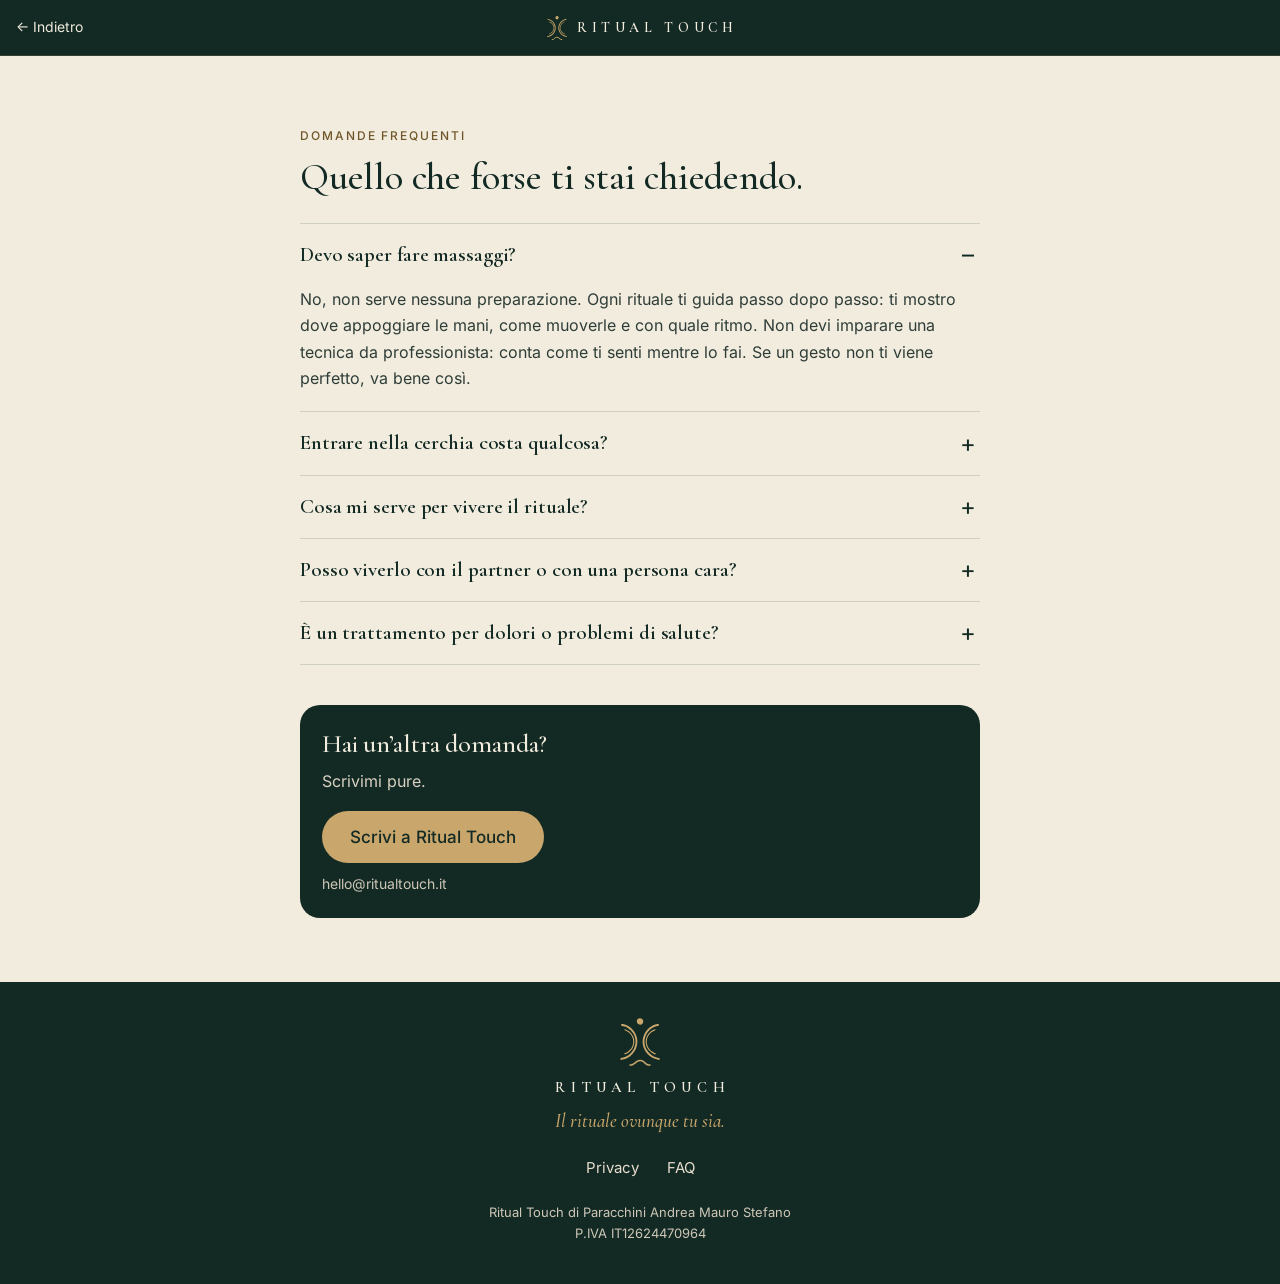
<file: faq/index.html>
<!doctype html>
<html lang="it">
<head>
  <meta charset="utf-8">
  <meta name="viewport" content="width=device-width, initial-scale=1, viewport-fit=cover">
  <meta name="format-detection" content="telephone=no">
  <title>Domande frequenti — Ritual Touch</title>
  <meta name="description" content="Le risposte alle domande più comuni sui rituali guidati di Ritual Touch e sulla cerchia delle Meravigliose Creature.">
  <link rel="canonical" href="https://ritualtouch.it/faq/">
  <meta name="theme-color" content="#132A24">
  <link rel="icon" href="../favicon.ico" sizes="32x32">
  <link rel="icon" href="../favicon.svg" type="image/svg+xml">
  <link rel="apple-touch-icon" href="../apple-touch-icon.png">
  <link rel="preload" href="../assets/fonts/cormorant-garamond-500-latin.woff2" as="font" type="font/woff2" crossorigin>
  <link rel="preload" href="../assets/fonts/cormorant-garamond-600-latin.woff2" as="font" type="font/woff2" crossorigin>
  <link rel="preload" href="../assets/fonts/inter-regular-latin.woff2" as="font" type="font/woff2" crossorigin>
  <link rel="stylesheet" href="../assets/css/style.css">
  <script src="../assets/js/faq.js" defer></script>
  <script src="../assets/js/pagine.js" defer></script>
</head>
<body class="pagina-chiara">
<header class="barra">
  <a class="barra__indietro" href="/" data-torna>← Indietro</a>
  <a class="barra__logo" href="/">
    <img src="../assets/img/simbolo-oro.svg" alt="" width="20" height="24">
    <span class="barra__scritta">Ritual Touch</span>
  </a>
</header>

<main class="pagina chiaro">
  <p class="etichetta">Domande frequenti</p>
  <h1>Quello che forse ti stai chiedendo.</h1>
  <!-- Le domande arrivano da assets/js/faq.js, le stesse della pagina principale -->
  <div class="domande" data-faq data-faq-livello="2"></div>

  <div class="contatto-scuro">
    <h2>Hai un’altra domanda?</h2>
    <p>Scrivimi pure.</p>
    <a class="pulsante pulsante--oro" href="mailto:hello@ritualtouch.it">Scrivi a Ritual Touch</a>
    <p class="contatto-scuro__indirizzo">hello@ritualtouch.it</p>
  </div>
</main>

<footer class="pie">
  <img class="pie__simbolo" src="../assets/img/simbolo-oro.svg" alt="" width="40" height="48" loading="lazy" decoding="async">
  <p class="pie__marchio">Ritual Touch</p>
  <p class="pie__payoff">Il rituale ovunque tu sia.</p>
  <nav class="pie__link" aria-label="Pagine di servizio">
    <a href="/privacy/">Privacy</a>
    <a href="/faq/" aria-current="page">FAQ</a>
  </nav>
  <p class="pie__legale">Ritual Touch di Paracchini Andrea Mauro Stefano<br><span>P.IVA IT12624470964</span></p>
</footer>
</body>
</html>
</file>
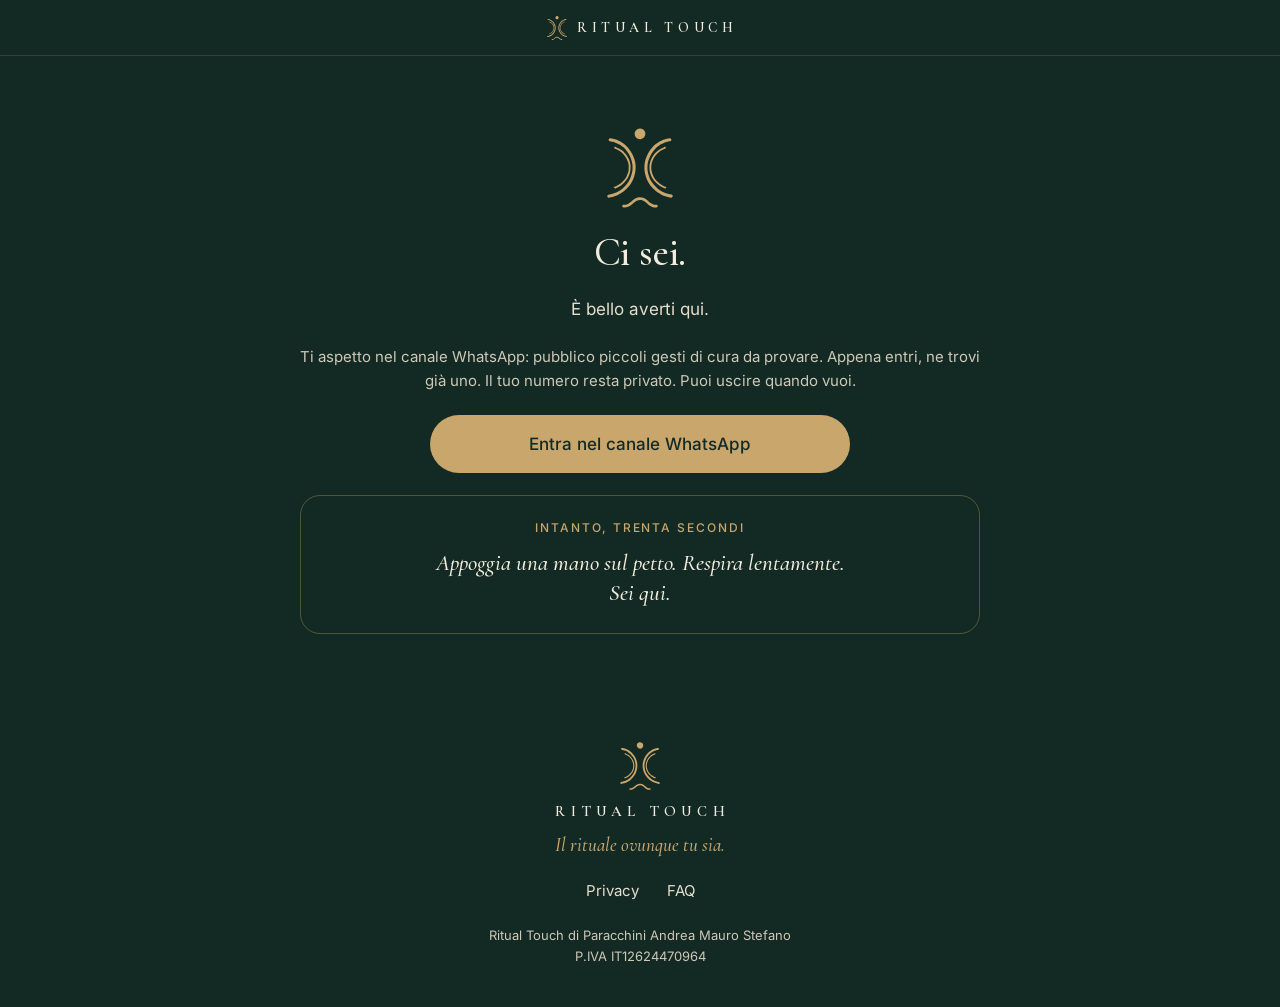
<file: grazie/index.html>
<!doctype html>
<html lang="it">
<head>
  <meta charset="utf-8">
  <meta name="viewport" content="width=device-width, initial-scale=1, viewport-fit=cover">
  <meta name="format-detection" content="telephone=no">
  <title>Ci sei — Ritual Touch</title>
  <meta name="description" content="Conferma la tua iscrizione alla cerchia delle Meravigliose Creature di Ritual Touch.">
  <meta name="robots" content="noindex">
  <meta name="theme-color" content="#132A24">
  <link rel="icon" href="../favicon.ico" sizes="32x32">
  <link rel="icon" href="../favicon.svg" type="image/svg+xml">
  <link rel="apple-touch-icon" href="../apple-touch-icon.png">
  <link rel="preload" href="../assets/fonts/cormorant-garamond-500-latin.woff2" as="font" type="font/woff2" crossorigin>
  <link rel="preload" href="../assets/fonts/cormorant-garamond-600-latin.woff2" as="font" type="font/woff2" crossorigin>
  <link rel="preload" href="../assets/fonts/inter-regular-latin.woff2" as="font" type="font/woff2" crossorigin>
  <link rel="stylesheet" href="../assets/css/style.css">
</head>
<body>
<header class="barra">
  <a class="barra__logo" href="/">
    <img src="../assets/img/simbolo-oro.svg" alt="" width="20" height="24">
    <span class="barra__scritta">Ritual Touch</span>
  </a>
</header>

<main class="grazie scuro">
  <img class="grazie__simbolo grazie__simbolo--respiro" src="../assets/img/simbolo-oro.svg" alt="" width="66" height="80">
  <h1>Ci sei.</h1>
  <p class="grazie__testo">È bello averti qui.</p>
  <p class="grazie__nota">Ti aspetto nel canale WhatsApp: pubblico piccoli gesti di cura da provare. Appena entri, ne trovi già uno. Il tuo numero resta privato. Puoi uscire quando vuoi.</p>
  <a class="pulsante pulsante--oro" href="/canale" target="_blank" rel="noopener" style="width:100%;max-width:420px;height:58px">Entra nel canale WhatsApp</a>
  <div class="trenta-secondi">
    <p class="etichetta">Intanto, trenta secondi</p>
    <p class="trenta-secondi__invito">Appoggia una mano sul petto. Respira lentamente.<br>Sei qui.</p>
  </div>
</main>

<footer class="pie">
  <img class="pie__simbolo" src="../assets/img/simbolo-oro.svg" alt="" width="40" height="48" loading="lazy" decoding="async">
  <p class="pie__marchio">Ritual Touch</p>
  <p class="pie__payoff">Il rituale ovunque tu sia.</p>
  <nav class="pie__link" aria-label="Pagine di servizio">
    <a href="/privacy/">Privacy</a>
    <a href="/faq/">FAQ</a>
  </nav>
  <p class="pie__legale">Ritual Touch di Paracchini Andrea Mauro Stefano<br><span>P.IVA IT12624470964</span></p>
</footer>
</body>
</html>
</file>
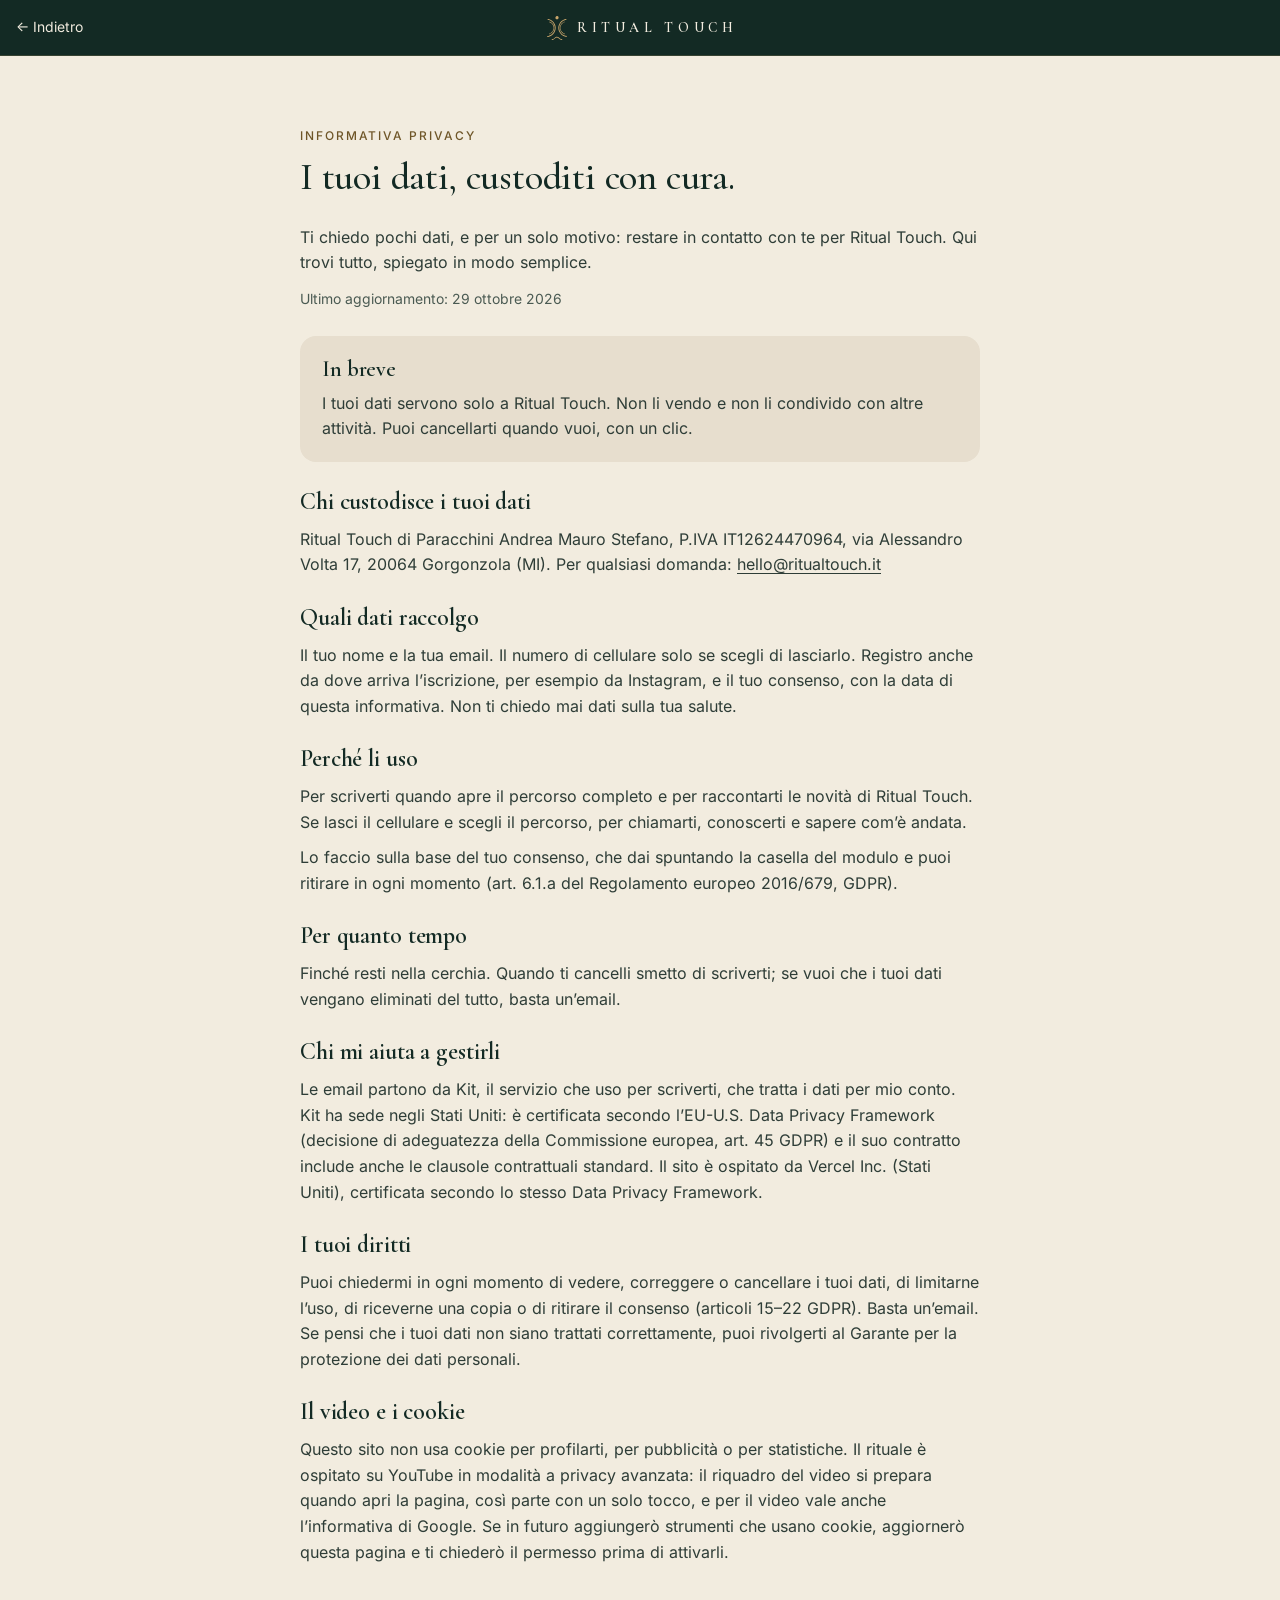
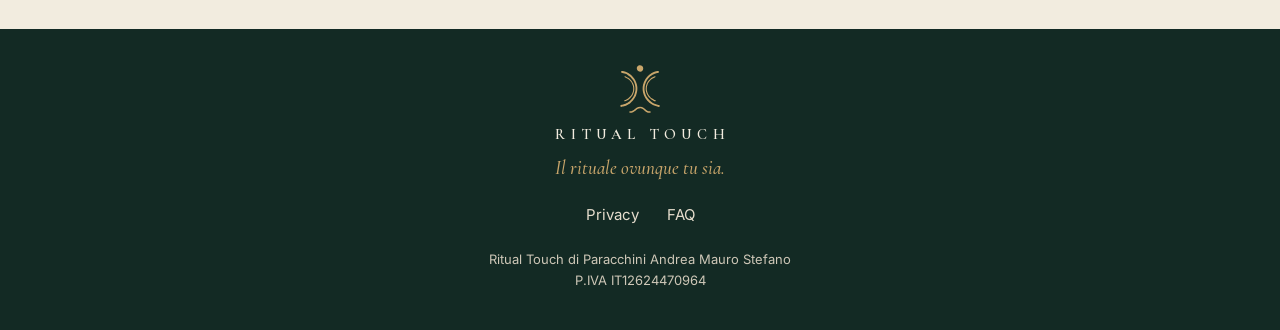
<file: privacy/index.html>
<!doctype html>
<html lang="it">
<head>
  <meta charset="utf-8">
  <meta name="viewport" content="width=device-width, initial-scale=1, viewport-fit=cover">
  <meta name="format-detection" content="telephone=no">
  <title>Informativa privacy — Ritual Touch</title>
  <meta name="description" content="Come Ritual Touch custodisce i dati di chi entra nella cerchia delle Meravigliose Creature, spiegato in modo semplice.">
  <link rel="canonical" href="https://ritualtouch.it/privacy/">
  <meta name="theme-color" content="#132A24">
  <link rel="icon" href="../favicon.ico" sizes="32x32">
  <link rel="icon" href="../favicon.svg" type="image/svg+xml">
  <link rel="apple-touch-icon" href="../apple-touch-icon.png">
  <link rel="preload" href="../assets/fonts/cormorant-garamond-500-latin.woff2" as="font" type="font/woff2" crossorigin>
  <link rel="preload" href="../assets/fonts/cormorant-garamond-600-latin.woff2" as="font" type="font/woff2" crossorigin>
  <link rel="preload" href="../assets/fonts/inter-regular-latin.woff2" as="font" type="font/woff2" crossorigin>
  <link rel="stylesheet" href="../assets/css/style.css">
  <script src="../assets/js/pagine.js" defer></script>
</head>
<body class="pagina-chiara">
<header class="barra">
  <a class="barra__indietro" href="/" data-torna>← Indietro</a>
  <a class="barra__logo" href="/">
    <img src="../assets/img/simbolo-oro.svg" alt="" width="20" height="24">
    <span class="barra__scritta">Ritual Touch</span>
  </a>
</header>

<main class="pagina privacy chiaro">
  <p class="etichetta">Informativa privacy</p>
  <h1>I tuoi dati, custoditi con cura.</h1>
  <p class="privacy__intro">Ti chiedo pochi dati, e per un solo motivo: restare in contatto con te per Ritual Touch. Qui trovi tutto, spiegato in modo semplice.</p>
  <!-- Se cambi questa data, aggiornala anche nel valore della casella del consenso in index.html -->
  <p class="privacy__data">Ultimo aggiornamento: 29 ottobre 2026</p>

  <div class="in-breve">
    <h2>In breve</h2>
    <p>I tuoi dati servono solo a Ritual Touch. Non li vendo e non li condivido con altre attività. Puoi cancellarti quando vuoi, con un clic.</p>
  </div>

  <section aria-labelledby="p-chi">
    <h2 id="p-chi">Chi custodisce i tuoi dati</h2>
    <p>Ritual Touch di Paracchini Andrea Mauro Stefano, P.IVA IT12624470964, via Alessandro Volta 17, 20064 Gorgonzola (MI). Per qualsiasi domanda: <a href="mailto:hello@ritualtouch.it">hello@ritualtouch.it</a></p>
  </section>

  <section aria-labelledby="p-dati">
    <h2 id="p-dati">Quali dati raccolgo</h2>
    <p>Il tuo nome e la tua email. Il numero di cellulare solo se scegli di lasciarlo. Registro anche da dove arriva l’iscrizione, per esempio da Instagram, e il tuo consenso, con la data di questa informativa. Non ti chiedo mai dati sulla tua salute.</p>
  </section>

  <section aria-labelledby="p-perche">
    <h2 id="p-perche">Perché li uso</h2>
    <p>Per scriverti quando apre il percorso completo e per raccontarti le novità di Ritual Touch. Se lasci il cellulare e scegli il percorso, per chiamarti, conoscerti e sapere com’è andata.</p>
    <p>Lo faccio sulla base del tuo consenso, che dai spuntando la casella del modulo e puoi ritirare in ogni momento (art. 6.1.a del Regolamento europeo 2016/679, GDPR).</p>
  </section>

  <section aria-labelledby="p-quanto">
    <h2 id="p-quanto">Per quanto tempo</h2>
    <p>Finché resti nella cerchia. Quando ti cancelli smetto di scriverti; se vuoi che i tuoi dati vengano eliminati del tutto, basta un’email.</p>
  </section>

  <section aria-labelledby="p-chi-aiuta">
    <h2 id="p-chi-aiuta">Chi mi aiuta a gestirli</h2>
    <p>Le email partono da Kit, il servizio che uso per scriverti, che tratta i dati per mio conto. Kit ha sede negli Stati Uniti: è certificata secondo l’EU-U.S. Data Privacy Framework (decisione di adeguatezza della Commissione europea, art. 45 GDPR) e il suo contratto include anche le clausole contrattuali standard. Il sito è ospitato da Vercel Inc. (Stati Uniti), certificata secondo lo stesso Data Privacy Framework.</p>
  </section>

  <section aria-labelledby="p-diritti">
    <h2 id="p-diritti">I tuoi diritti</h2>
    <p>Puoi chiedermi in ogni momento di vedere, correggere o cancellare i tuoi dati, di limitarne l’uso, di riceverne una copia o di ritirare il consenso (articoli 15–22 GDPR). Basta un’email. Se pensi che i tuoi dati non siano trattati correttamente, puoi rivolgerti al Garante per la protezione dei dati personali.</p>
  </section>

  <section aria-labelledby="p-cookie">
    <h2 id="p-cookie">Il video e i cookie</h2>
    <p>Questo sito non usa cookie per profilarti, per pubblicità o per statistiche. Il rituale è ospitato su YouTube in modalità a privacy avanzata: il riquadro del video si prepara quando apri la pagina, così parte con un solo tocco, e per il video vale anche l’informativa di Google. Se in futuro aggiungerò strumenti che usano cookie, aggiornerò questa pagina e ti chiederò il permesso prima di attivarli.</p>
  </section>
</main>

<footer class="pie">
  <img class="pie__simbolo" src="../assets/img/simbolo-oro.svg" alt="" width="40" height="48" loading="lazy" decoding="async">
  <p class="pie__marchio">Ritual Touch</p>
  <p class="pie__payoff">Il rituale ovunque tu sia.</p>
  <nav class="pie__link" aria-label="Pagine di servizio">
    <a href="/privacy/" aria-current="page">Privacy</a>
    <a href="/faq/">FAQ</a>
  </nav>
  <p class="pie__legale">Ritual Touch di Paracchini Andrea Mauro Stefano<br><span>P.IVA IT12624470964</span></p>
</footer>
</body>
</html>
</file>
<file: assets/css/style.css>
/* =========================================================
   RITUAL TOUCH — stile del sito
   Colori e misure principali sono in :root, qui sotto.
   Telefono prima di tutto; da 900 px in su la versione per computer.
   ========================================================= */

/* ---------- Caratteri (ospitati sul sito, nessuna richiesta esterna) ---------- */
@font-face {
  font-family: "Cormorant Garamond";
  src: url("../fonts/cormorant-garamond-500-latin.woff2") format("woff2");
  font-weight: 500;
  font-style: normal;
  font-display: swap;
}
@font-face {
  font-family: "Cormorant Garamond";
  src: url("../fonts/cormorant-garamond-500-italic-latin.woff2") format("woff2");
  font-weight: 500;
  font-style: italic;
  font-display: swap;
}
@font-face {
  font-family: "Cormorant Garamond";
  src: url("../fonts/cormorant-garamond-600-latin.woff2") format("woff2");
  font-weight: 600;
  font-style: normal;
  font-display: swap;
}
@font-face {
  font-family: "Inter";
  src: url("../fonts/inter-regular-latin.woff2") format("woff2");
  font-weight: 400;
  font-style: normal;
  font-display: swap;
}
@font-face {
  font-family: "Inter";
  src: url("../fonts/inter-medium-latin.woff2") format("woff2");
  font-weight: 500;
  font-style: normal;
  font-display: swap;
}

/* Caratteri di ripiego con misure simili: evitano salti mentre i caratteri si caricano */
@font-face {
  font-family: "Cormorant Ripiego";
  src: local("Times New Roman"), local("TimesNewRomanPSMT"), local("Liberation Serif"), local("Tinos");
  size-adjust: 97.97%;
  ascent-override: 94.32%;
  descent-override: 29.3%;
  line-gap-override: 0%;
}
@font-face {
  font-family: "Inter Ripiego";
  src: local("Arial"), local("ArialMT"), local("Helvetica Neue"), local("Helvetica"), local("Liberation Sans"), local("Arimo");
  size-adjust: 106.34%;
  ascent-override: 91.1%;
  descent-override: 22.68%;
  line-gap-override: 0%;
}

/* ---------- Colori e misure ---------- */
:root {
  --verde: #132a24;            /* fondo scuro principale, testo su fondi chiari */
  --verde-2: #203b31;          /* fondo della sezione Chi sono */
  --verde-player: #0c1d18;     /* fondo del riquadro video */
  --avorio: #f2ecdf;           /* fondo chiaro principale, testo su fondi scuri */
  --beige: #e7dece;            /* riquadri su fondo chiaro, testo attenuato su scuro */
  --oro: #c9a66b;              /* pulsanti principali, linee sottili, accenti */
  --oro-etichetta: #6e5527;    /* etichette maiuscole su fondo chiaro */
  --testo-2-chiaro: #2e3d37;   /* testo secondario su fondo chiaro */
  --testo-3-chiaro: #4a5a52;   /* note piccole su fondo chiaro */
  --testo-2-scuro: #d9d2c3;    /* testo secondario su fondo scuro */
  --testo-3-scuro: #cfc8b8;    /* note piccole su fondo scuro */
  --segnaposto-foto: #2c2a21;  /* fondo delle foto non ancora disponibili */
  --errore: #f3b7a6;           /* messaggi di errore del modulo (fondo scuro) */
  --da-completare: #f4e3b8;    /* parti da completare nella privacy */

  --font-titoli: "Cormorant Garamond", "Cormorant Ripiego", Georgia, serif;
  --font-testo: "Inter", "Inter Ripiego", system-ui, sans-serif;

  --barra: 56px;
  --sicura-alto: env(safe-area-inset-top, 0px);
  --sicura-basso: env(safe-area-inset-bottom, 0px);
  --colonna: 680px;

  color-scheme: only light; /* evita che i browser scuriscano il sito da soli */
}

/* ---------- Temi ---------- */
.scuro {
  --focus: var(--oro);
  background-color: var(--verde);
  color: var(--avorio);
}
.scuro-2 {
  --focus: var(--oro);
  background-color: var(--verde-2);
  color: var(--avorio);
}
.chiaro {
  --focus: var(--verde); /* il contorno oro su fondo chiaro si vedrebbe poco */
  background-color: var(--avorio);
  color: var(--verde);
}

/* ---------- Base ---------- */
*,
*::before,
*::after {
  box-sizing: border-box;
}
html {
  -webkit-text-size-adjust: 100%;
  text-size-adjust: 100%;
  scroll-padding-top: calc(var(--barra) + var(--sicura-alto));
}
@media (prefers-reduced-motion: no-preference) {
  html {
    scroll-behavior: smooth;
  }
}
body {
  margin: 0;
  padding-top: calc(var(--barra) + var(--sicura-alto));
  background-color: var(--verde);
  color: var(--avorio);
  font-family: var(--font-testo);
  font-size: 17px;
  line-height: 1.6;
  font-synthesis: none;
  text-rendering: optimizeLegibility;
  -webkit-font-smoothing: antialiased;
  -moz-osx-font-smoothing: grayscale;
}
body.pagina-chiara {
  background-color: var(--avorio);
}
[hidden] {
  display: none !important;
}
h1,
h2,
h3,
h4,
p,
ul,
figure,
blockquote {
  margin: 0;
}
ul {
  padding: 0;
  list-style: none;
}
h1,
h2,
h3,
h4 {
  font-family: var(--font-titoli);
  font-weight: 500;
  letter-spacing: -0.005em;
  text-wrap: balance;
}
p {
  text-wrap: pretty;
}
img,
svg {
  display: block;
  max-width: 100%;
}
a {
  color: inherit;
  text-decoration-thickness: 1px;
  text-underline-offset: 0.2em;
}
a,
button,
input,
label {
  -webkit-tap-highlight-color: rgba(201, 166, 107, 0.2);
}
:focus-visible {
  outline: 2px solid var(--focus, var(--oro));
  outline-offset: 3px;
  border-radius: 2px;
}
[tabindex="-1"]:focus {
  outline: none;
}
::selection {
  background: var(--oro);
  color: var(--verde);
}
.etichetta {
  font-family: var(--font-testo);
  font-size: 12px;
  font-weight: 500;
  line-height: 1.4;
  text-transform: uppercase;
  letter-spacing: 0.16em;
}
.corsivo {
  font-family: var(--font-titoli);
  font-style: italic;
  font-weight: 500;
}

/* ---------- Pulsanti ---------- */
.pulsante {
  display: inline-flex;
  align-items: center;
  justify-content: center;
  min-height: 52px;
  padding: 0 28px;
  border: 0;
  border-radius: 999px;
  font-family: var(--font-testo);
  font-size: 17px;
  font-weight: 500;
  line-height: 1.2;
  text-align: center;
  text-decoration: none;
  cursor: pointer;
}
.pulsante--oro {
  background-color: var(--oro);
  color: var(--verde);
}
.pulsante--contorno {
  min-height: 52px;
  border: 1px solid var(--verde);
  background-color: transparent;
  color: var(--verde);
  font-size: 16px;
}
@media (hover: hover) {
  .pulsante--oro:hover {
    background-color: #d4b47e;
  }
  .pulsante--contorno:hover {
    background-color: rgba(19, 42, 36, 0.06);
  }
}
.pulsante[disabled] {
  opacity: 0.55;
  cursor: not-allowed;
}

/* ---------- Barra superiore (fissa) ---------- */
.barra {
  position: fixed;
  top: 0;
  left: 0;
  right: 0;
  z-index: 40;
  display: grid;
  grid-template-columns: 1fr auto 1fr;
  align-items: center;
  height: calc(var(--barra) + var(--sicura-alto));
  padding: var(--sicura-alto) max(16px, env(safe-area-inset-right)) 0 max(16px, env(safe-area-inset-left));
  background-color: var(--verde);
  border-bottom: 1px solid rgba(201, 166, 107, 0.2);
  color: var(--avorio);
  --focus: var(--oro);
}
.barra__logo {
  grid-column: 2;
  display: inline-flex;
  align-items: center;
  gap: 10px;
  min-height: 44px;
  padding: 0 4px;
  color: var(--avorio);
  text-decoration: none;
}
.barra__logo img {
  width: 20px;
  height: 24px;
}
.barra__scritta,
.pie__marchio {
  font-family: var(--font-titoli);
  font-weight: 600;
  line-height: 1;
  text-transform: uppercase;
  letter-spacing: 0.34em;
  margin-right: -0.34em; /* la spaziatura non sposta il centro della scritta */
}
.barra__scritta {
  font-size: 14px;
}
.barra__indietro {
  grid-column: 1;
  justify-self: start;
  display: inline-flex;
  align-items: center;
  min-height: 44px;
  padding-right: 8px;
  font-size: 14px;
  color: var(--avorio);
  text-decoration: none;
}
.barra__cta {
  display: none;
}

/* ---------- 1. Arrivo ---------- */
/* Su telefono titolo, frase e video stanno al centro dello spazio sotto la barra */
.arrivo {
  display: flex;
  flex-direction: column;
  min-height: calc(100vh - var(--barra) - var(--sicura-alto));
  padding: 24px 20px 32px;
}
@supports (height: 100svh) {
  .arrivo {
    min-height: calc(100svh - var(--barra) - var(--sicura-alto));
  }
}
/* Telefono: titolo, frase, video e invito a proseguire formano un solo blocco
   al centro dello schermo, con spazi regolari. */
.arrivo__griglia {
  flex: 1;
  display: flex;
  flex-direction: column;
  justify-content: center;
  align-items: center;
  gap: 30px;
  text-align: center;
}
.arrivo__media {
  display: flex;
  flex-direction: column;
  align-items: center;
  gap: 14px;
  width: 100%;
}
/* Invito a proseguire, sotto il video: frase in corsivo e cerchio oro con freccia */
.arrivo__prosegui {
  display: inline-flex;
  flex-direction: column;
  align-items: center;
  gap: 14px;
  margin-top: 18px;
  padding: 4px 8px;
  color: var(--beige);
  text-align: center;
  text-decoration: none;
}
.arrivo__prosegui-testo {
  font-family: var(--font-titoli);
  font-style: italic;
  font-weight: 500;
  font-size: min(26px, 6.9vw);
  line-height: 1.25;
}
.arrivo__cerchio {
  display: grid;
  place-items: center;
  width: 36px;
  height: 36px;
  border: 1px solid rgba(201, 166, 107, 0.6);
  border-radius: 50%;
}
@media (hover: hover) {
  .arrivo__prosegui:hover .arrivo__cerchio {
    background-color: rgba(201, 166, 107, 0.12);
  }
}
.arrivo__freccia {
  width: 9px;
  height: 9px;
  margin-top: -4px;
  border-right: 1.5px solid var(--oro);
  border-bottom: 1.5px solid var(--oro);
  transform: rotate(45deg);
}
@media (prefers-reduced-motion: no-preference) {
  .arrivo__freccia {
    animation: freccia-giu 2.4s ease-in-out infinite;
  }
}
@keyframes freccia-giu {
  0%,
  100% {
    transform: translateY(0) rotate(45deg);
    opacity: 0.6;
  }
  50% {
    transform: translateY(3px) rotate(45deg);
    opacity: 1;
  }
}
.arrivo__etichetta {
  display: none;
}
.arrivo__titolo {
  max-width: 13em;
  font-size: min(40px, 10.4vw);
  line-height: 1.12;
  color: var(--avorio);
  text-wrap: balance;
}
.arrivo__sotto {
  max-width: 30em;
  font-size: 17px;
  line-height: 1.55;
  color: var(--testo-2-scuro);
}
.arrivo__titolo em {
  display: block;
  font-style: italic;
  color: var(--oro);
}
/* «Prima di premere play: un respiro.» sulla copertina, in alto: lo sguardo scende dritto sul play */
.arrivo__frase {
  position: absolute;
  top: 14px;
  left: 16px;
  right: 16px;
  z-index: 2;
  font-family: var(--font-titoli);
  font-style: italic;
  font-weight: 500;
  font-size: min(21px, 5.6vw);
  line-height: 1.25;
  color: var(--avorio);
  text-align: center;
  text-shadow: 0 1px 12px rgba(12, 29, 24, 0.6);
  pointer-events: none;
}
.video::before {
  content: "";
  position: absolute;
  left: 0;
  right: 0;
  top: 0;
  z-index: 1;
  height: 90px;
  background: linear-gradient(rgba(12, 29, 24, 0.85), rgba(12, 29, 24, 0));
  pointer-events: none;
}

/* Riquadro video orizzontale 16:9, largo quanto il contenuto */
.video {
  position: relative;
  width: 100%;
  aspect-ratio: 16 / 9;
  overflow: hidden;
  border-radius: 16px;
  background-color: var(--verde-player);
  isolation: isolate;
}
.video__copertina {
  position: absolute;
  inset: 0;
  width: 100%;
  height: 100%;
  object-fit: cover;
  object-position: 50% 14%; /* il viso scende un po': la frase in alto sta sui capelli, non sugli occhi */
}
.video::after {
  content: "";
  position: absolute;
  left: 0;
  right: 0;
  bottom: 0;
  z-index: 1;
  height: 110px;
  background: linear-gradient(rgba(12, 29, 24, 0), rgba(12, 29, 24, 0.92));
  pointer-events: none;
}
.video__testi {
  position: absolute;
  left: 16px;
  right: 16px;
  bottom: 12px;
  z-index: 2;
  display: flex;
  align-items: baseline;
  justify-content: space-between;
  gap: 12px;
  text-align: left;
}
.video__etichetta {
  flex-shrink: 0;
  font-size: 11px;
  letter-spacing: 0.14em;
  white-space: nowrap;
  color: var(--oro);
}
.video__titolo {
  min-width: 0;
  font-family: var(--font-titoli);
  font-weight: 500;
  font-size: 21px;
  line-height: 1.15;
  color: var(--avorio);
}
.video__play {
  position: absolute;
  inset: 0;
  z-index: 3;
  width: 100%;
  margin: 0;
  padding: 0;
  border: 0;
  border-radius: inherit;
  background: transparent;
  cursor: pointer;
  -webkit-appearance: none;
  appearance: none;
}
.video__play:focus-visible {
  outline-offset: -6px;
  border-radius: 16px;
}
.video__anello {
  position: absolute;
  left: 50%;
  top: 53%;
  width: 64px;
  height: 64px;
  transform: translate(-50%, -50%);
}
.video__anello::before {
  content: "";
  position: absolute;
  inset: 0;
  border: 1.5px solid var(--avorio);
  border-radius: 50%;
  opacity: 0.55;
}
.video__disco {
  position: absolute;
  inset: 9px;
  display: grid;
  place-items: center;
  border-radius: 50%;
  background-color: var(--avorio);
}
.video__disco svg {
  width: 16px;
  height: 18px;
  margin-left: 3px;
}
@media (prefers-reduced-motion: no-preference) {
  .video__anello::before {
    animation: respiro-anello 7s ease-in-out infinite;
  }
}
@keyframes respiro-anello {
  0%,
  100% {
    transform: scale(1);
    opacity: 0.55;
  }
  50% {
    transform: scale(1.22);
    opacity: 0;
  }
}
/* Finché il video non c'è: al clic su play, un avviso gentile sopra la copertina */
.video__avviso {
  position: absolute;
  left: 50%;
  top: 53%;
  z-index: 4;
  width: max-content;
  max-width: calc(100% - 32px);
  padding: 10px 18px;
  border-radius: 999px;
  background-color: rgba(12, 29, 24, 0.88);
  font-family: var(--font-titoli);
  font-style: italic;
  font-weight: 500;
  font-size: 18px;
  line-height: 1.3;
  color: var(--avorio);
  text-align: center;
  opacity: 0;
  visibility: hidden;
  transform: translate(-50%, -50%);
  transition: opacity 0.3s ease, visibility 0s linear 0.3s;
  pointer-events: none;
}
.video--avviso .video__avviso {
  opacity: 1;
  visibility: visible;
  transition: opacity 0.3s ease;
}
.video__iframe {
  position: absolute;
  inset: 0;
  z-index: 0; /* YouTube si prepara sotto la copertina */
  width: 100%;
  height: 100%;
  border: 0;
  background-color: var(--verde-player);
}
/* Copertina pronta: il centro lascia passare il tocco a YouTube,
   il bordo alto e quello basso restano della copertina (per non aprire i link di YouTube). */
.video--pronto .video__play,
.video--pronto .video__copertina,
.video--pronto .video__testi {
  pointer-events: none;
}
.video--pronto .video__play::before,
.video--pronto .video__play::after {
  content: "";
  position: absolute;
  left: 0;
  right: 0;
  height: 24%;
  pointer-events: auto;
}
.video--pronto .video__play::before {
  top: 0;
}
.video--pronto .video__play::after {
  bottom: 0;
}
/* Video partito: la copertina sparisce e resta il player */
.video--in-corso .video__iframe {
  z-index: 5;
}
.video--in-corso .video__copertina,
.video--in-corso .video__testi,
.video--in-corso .arrivo__frase,
.video--in-corso::before,
.video--in-corso::after {
  opacity: 0;
  visibility: hidden;
}
/* Tocco prima che YouTube sia pronto: l'anello respira finché parte */
.video--attesa .video__disco {
  opacity: 0.7;
}

/* ---------- 2. Resta ancora un momento ---------- */
.resta {
  padding: 64px 28px;
}
.resta__colonna {
  display: grid;
  gap: 22px;
  max-width: var(--colonna);
  margin: 0 auto;
  text-align: center;
}
.linea-oro {
  display: block;
  width: 36px;
  height: 1px;
  margin: 0 auto;
  background-color: var(--oro);
}
.resta h2 {
  font-size: 36px;
  line-height: 1.08;
  text-decoration: none;
}
.resta__domanda {
  font-family: var(--font-titoli);
  font-style: italic;
  font-weight: 500;
  font-size: 22px;
  line-height: 1.3;
  color: var(--testo-2-chiaro);
}
.resta__testo {
  font-size: 17px;
  line-height: 1.6;
  color: var(--testo-2-chiaro);
}
.cerchia {
  display: grid;
  gap: 16px;
  padding: 26px 22px;
  border-radius: 20px;
  background-color: var(--beige);
  text-align: left;
}
.cerchia .etichetta {
  color: var(--oro-etichetta);
}
.cerchia h3 {
  font-weight: 600;
  font-size: 30px;
  line-height: 1.1;
}
.cerchia__testo {
  font-size: 16px;
  line-height: 1.55;
  color: var(--testo-2-chiaro);
}
.vantaggi {
  display: grid;
  gap: 14px;
}
.vantaggio {
  padding-left: 14px;
  border-left: 2px solid var(--oro);
}
.vantaggio h4 {
  font-weight: 600;
  font-size: 22px;
  line-height: 1.2;
}
.vantaggio p {
  margin-top: 2px;
  font-size: 16px;
  line-height: 1.5;
  color: var(--testo-2-chiaro);
}
.cerchia__gratuito {
  margin-top: 2px;
  font-family: var(--font-titoli);
  font-style: italic;
  font-weight: 500;
  font-size: 21px;
  line-height: 1.3;
  color: var(--verde);
}

/* ---------- 3. Iscrizione ---------- */
.iscrizione {
  padding: 56px 24px 40px;
}
.iscrizione__colonna {
  display: grid;
  gap: 20px;
  max-width: var(--colonna);
  margin: 0 auto;
}
/* Sempre su una riga: 30 px, che scendono quanto basta sui telefoni più stretti */
.iscrizione h2 {
  font-size: 30px;
  line-height: 1.15;
}
.iscrizione__sotto {
  font-size: 16px;
  line-height: 1.55;
  color: var(--testo-2-scuro);
}
.modulo {
  display: grid;
  gap: 14px;
}
.campo {
  display: grid;
  gap: 8px;
}
.campo label {
  font-size: 15px;
  font-weight: 500;
  line-height: 1.3;
}
.facoltativo {
  font-weight: 400;
  color: var(--testo-3-scuro);
}
.campo input {
  width: 100%;
  height: 54px;
  padding: 0 16px;
  border: 0;
  border-radius: 14px;
  background-color: var(--avorio);
  color: var(--verde);
  font-family: var(--font-testo);
  font-size: 17px;
  -webkit-appearance: none;
  appearance: none;
}
.campo input:focus-visible {
  outline-offset: 2px;
}
.campo input[aria-invalid="true"] {
  box-shadow: inset 0 0 0 2px var(--errore);
}
/* Il riempimento automatico del browser resta nei colori del sito */
.campo input:-webkit-autofill {
  -webkit-text-fill-color: var(--verde);
  box-shadow: inset 0 0 0 40px var(--avorio);
}
.campo__aiuto {
  font-size: 14px;
  line-height: 1.5;
  color: var(--testo-3-scuro);
}
.errore {
  font-size: 15px;
  line-height: 1.4;
  color: var(--errore);
}
.consenso {
  display: grid;
  grid-template-columns: 24px 1fr;
  column-gap: 12px;
  align-items: start;
  margin-top: 4px;
}
.consenso input {
  display: grid;
  place-content: center;
  width: 24px;
  height: 24px;
  margin: 1px 0 0;
  border: 1.5px solid var(--oro);
  border-radius: 6px;
  background-color: transparent;
  cursor: pointer;
  -webkit-appearance: none;
  appearance: none;
}
.consenso input:checked {
  background-color: var(--oro);
}
.consenso input:checked::after {
  content: "";
  width: 12px;
  height: 7px;
  border-left: 2px solid var(--verde);
  border-bottom: 2px solid var(--verde);
  transform: translateY(-1px) rotate(-45deg);
}
.consenso input[aria-invalid="true"] {
  border: 2px solid var(--errore);
}
.consenso label {
  font-size: 16px;
  line-height: 1.5;
  color: var(--avorio);
  cursor: pointer;
}
.consenso label a {
  color: var(--oro);
}
.consenso__nota,
.consenso .errore {
  grid-column: 2;
  margin-top: 4px;
}
.consenso__nota {
  font-size: 14px;
  line-height: 1.5;
  color: var(--testo-3-scuro);
}
.modulo .pulsante {
  width: 100%;
  height: 58px;
  margin-top: 6px;
}
.modulo__stato {
  font-size: 15px;
  text-align: center;
  color: var(--testo-2-scuro);
}
/* Dopo l'iscrizione: al posto del modulo */
.riuscito {
  display: grid;
  justify-items: center;
  gap: 16px;
  padding: 28px 20px;
  border: 1px solid rgba(201, 166, 107, 0.35);
  border-radius: 20px;
  text-align: center;
  scroll-margin-top: 90px;
}
.riuscito[hidden] {
  display: none;
}
.riuscito:focus {
  outline: none;
}
.riuscito__titolo {
  font-family: var(--font-titoli);
  font-size: 30px;
  line-height: 1.15;
}
.riuscito__testo {
  font-size: 16px;
  line-height: 1.55;
  color: var(--avorio);
}
.riuscito__pulsante {
  width: 100%;
  height: 58px;
}
.riuscito__nota {
  font-size: 14px;
  line-height: 1.5;
  color: var(--testo-3-scuro);
}
.bv-invito {
  display: grid;
  gap: 12px;
  justify-items: center;
  margin: 8px 0 28px;
  text-align: center;
}
.bv-invito__testo {
  font-family: var(--font-titoli);
  font-size: 22px;
  line-height: 1.3;
}
.bv-invito__nota {
  font-size: 14px;
  opacity: 0.75;
}
.bv-canale {
  display: flex;
  width: 100%;
  height: 58px;
}

/* Cosa ricevi entrando: tre voci numerate, subito sopra il modulo */
.ricevi {
  display: grid;
  gap: 18px;
}
.ricevi__lista {
  display: grid;
  gap: 16px;
  margin: 0;
  padding: 20px;
  list-style: none;
  border: 1px solid rgba(201, 166, 107, 0.35);
  border-radius: 20px;
  background-color: rgba(242, 236, 223, 0.04);
}
.ricevi__voce {
  display: grid;
  grid-template-columns: 34px 1fr;
  gap: 14px;
  align-items: start;
}
.ricevi__numero {
  display: grid;
  place-items: center;
  width: 34px;
  height: 34px;
  border-radius: 50%;
  background-color: var(--oro);
  color: var(--verde);
  font-family: var(--font-titoli);
  font-weight: 600;
  font-size: 19px;
}
.ricevi__voce h3 {
  font-family: var(--font-titoli);
  font-weight: 600;
  font-size: 22px;
  line-height: 1.2;
  color: var(--avorio);
}
.ricevi__voce p {
  margin-top: 2px;
  font-size: 15px;
  line-height: 1.5;
  color: var(--testo-2-scuro);
}
.ricevi__basta {
  font-size: 15px;
  color: var(--testo-3-scuro);
}

.firma {
  display: flex;
  align-items: center;
  gap: 12px;
  padding-top: 16px;
  border-top: 1px solid rgba(201, 166, 107, 0.25);
}
.firma img {
  flex: none;
  width: 44px;
  height: 44px;
  border-radius: 50%;
  object-fit: cover;
  object-position: 55% 25%;
}
.firma p {
  font-size: 15px;
  line-height: 1.45;
  color: var(--testo-2-scuro);
}

/* ---------- 4. Per te / Con chi ami ---------- */
.rituali {
  padding-bottom: 64px;
}
/* Finché la foto non c'è: una fascia chiara con la frase al centro.
   Con la foto (FOTO_SCATTO_01 in config.js): foto alta 360 px e frase in basso a sinistra. */
.foto-grande {
  position: relative;
  display: grid;
  place-items: center;
  padding: 52px 24px;
  overflow: hidden;
  background-color: var(--beige);
}
.foto-grande__frase {
  font-family: var(--font-titoli);
  font-style: italic;
  font-weight: 500;
  font-size: 30px;
  line-height: 1.15;
  text-align: center;
  color: var(--verde);
}
.con-foto-01 .foto-grande {
  display: block;
  height: 360px;
  padding: 0;
  background-color: var(--segnaposto-foto);
}
.con-foto-01 .foto-grande__frase {
  position: absolute;
  left: 24px;
  right: 24px;
  bottom: 22px;
  z-index: 1;
  text-align: left;
  color: var(--avorio);
}
.foto-grande img {
  width: 100%;
  height: 100%;
  object-fit: cover;
}
.foto-grande--con-foto::after {
  content: "";
  position: absolute;
  left: 0;
  right: 0;
  bottom: 0;
  height: 55%;
  background: linear-gradient(rgba(19, 42, 36, 0), rgba(19, 42, 36, 0.55));
}
.rituali__colonna {
  max-width: calc(var(--colonna) + 48px);
  margin: 0 auto;
  padding: 40px 24px 0;
}
.rituali h2 {
  font-size: 32px;
  line-height: 1.1;
}
.rituali__testo {
  margin-top: 18px;
  font-size: 17px;
  line-height: 1.6;
  color: var(--testo-2-chiaro);
}
/* Stesso stile del riquadro «Le Meravigliose Creature» */
.modi {
  display: grid;
  gap: 14px;
  margin-top: 28px;
  padding: 26px 22px;
  border-radius: 20px;
  background-color: var(--beige);
}
.modo {
  display: flex;
  align-items: flex-start;
  gap: 16px;
  padding-left: 14px;
  border-left: 2px solid var(--oro);
}
.modo__foto {
  flex: none;
  width: 88px;
  height: 88px;
  border-radius: 14px;
  object-fit: cover;
}
.modo h3 {
  font-weight: 600;
  font-size: 22px;
  line-height: 1.2;
}
.modo p {
  margin-top: 2px;
  font-size: 16px;
  line-height: 1.5;
  color: var(--testo-2-chiaro);
}
.rituali__nota {
  margin-top: 16px;
  font-size: 16px;
  font-style: italic;
  color: var(--testo-2-chiaro);
}

/* ---------- 5. Chi sono ---------- */
.andrea {
  padding-bottom: 104px; /* il pulsante fisso «Voglio esserci» non copre la fine della sezione */
}
.andrea__griglia {
  display: grid;
  grid-template-areas:
    "foto"
    "testo";
}
.andrea__foto {
  grid-area: foto;
  position: relative;
  height: 380px;
  overflow: hidden;
}
.andrea__foto img {
  width: 100%;
  height: 100%;
  object-fit: cover;
  object-position: 55% 25%;
}
.andrea__foto::after {
  content: "";
  position: absolute;
  left: 0;
  right: 0;
  bottom: 0;
  height: 140px;
  background: linear-gradient(rgba(32, 59, 49, 0), var(--verde-2));
}
.andrea__titolo {
  grid-area: foto;
  align-self: end;
  z-index: 1;
  padding: 0 24px 4px;
  font-size: 40px;
  line-height: 1.05;
  color: var(--avorio);
}
.andrea__testo {
  grid-area: testo;
  display: grid;
  gap: 16px;
  padding: 16px 24px 0;
}
.andrea__testo > p {
  font-size: 17px;
  line-height: 1.6;
  color: var(--beige);
}
/* Blocco «Prima di Ritual Touch» */
.prima-di {
  display: grid;
  gap: 16px;
  margin-top: 12px; /* con lo spazio della colonna fa 28 px */
  padding-top: 24px;
  border-top: 1px solid rgba(201, 166, 107, 0.3);
}
.prima-di__etichetta {
  color: var(--oro);
}
.prima-di__numeri {
  display: grid;
  grid-template-columns: 1fr 1fr;
  gap: 12px;
}
.prima-di__riquadro {
  display: grid;
  align-content: start;
  gap: 6px;
  min-width: 0;
  padding: 18px 16px;
  border: 1px solid rgba(201, 166, 107, 0.25);
  border-radius: 16px;
  background-color: rgba(242, 236, 223, 0.06);
}
.prima-di__numero {
  font-family: var(--font-titoli);
  font-weight: 500;
  font-size: 38px;
  line-height: 1;
  color: var(--oro);
}
.prima-di__testo {
  font-size: 15px;
  line-height: 1.4;
  color: var(--beige);
}
.prima-di__frase {
  margin-top: 4px;
  font-family: var(--font-titoli);
  font-style: italic;
  font-weight: 500;
  font-size: 24px;
  line-height: 1.3;
  color: var(--avorio);
}
.messaggi {
  display: grid;
  gap: 18px;
  margin-top: 12px;
  padding-top: 24px;
  border-top: 1px solid rgba(201, 166, 107, 0.3);
}
.messaggi .etichetta {
  color: var(--oro);
}
.messaggi__principale {
  font-family: var(--font-titoli);
  font-style: italic;
  font-weight: 500;
  font-size: 26px;
  line-height: 1.22;
  color: var(--avorio);
}
.messaggi__coppia {
  display: grid;
  grid-template-columns: 1fr 1fr;
  gap: 20px;
}
.messaggi__coppia blockquote {
  font-size: 16px;
  line-height: 1.5;
  color: var(--beige);
}

/* Prova: i messaggi di chi ha provato, in un carosello */
.prova {
  display: grid;
  gap: 6px;
  margin-top: 12px;
  padding-top: 24px;
  border-top: 1px solid rgba(201, 166, 107, 0.3);
}
.prova__titolo {
  font-family: var(--font-titoli);
  font-size: 26px;
  line-height: 1.25;
  color: var(--avorio);
}
.prova__sotto {
  font-size: 16px;
  color: var(--beige);
}
.prova--larga {
  max-width: 1100px;
  margin: 40px auto 0;
  padding: 32px 20px 0;
}
.carosello {
  display: grid;
  gap: 14px;
  margin-top: 12px;
}
.carosello__binario {
  display: flex;
  align-items: stretch;
  gap: 14px;
  overflow-x: auto;
  scroll-snap-type: x mandatory;
  scroll-padding-inline: 2px;
  -webkit-overflow-scrolling: touch;
  scrollbar-width: none;
  padding: 4px 2px 10px;
}
.carosello__binario::-webkit-scrollbar {
  display: none;
}
.carosello__binario:focus-visible {
  outline: 2px solid var(--oro);
  outline-offset: 4px;
  border-radius: 20px;
}
.carosello__card {
  flex: 0 0 84%;
  max-width: 460px;
  margin: 0;
  display: grid;
  place-items: center;
  padding: 12px;
  border: 1px solid rgba(201, 166, 107, 0.45);
  border-radius: 22px;
  background: linear-gradient(160deg, #f6f1e6, #e9e0cf);
  box-shadow: 0 18px 40px rgba(0, 0, 0, 0.28);
  scroll-snap-align: start;
}
.carosello__card img {
  display: block;
  width: 100%;
  height: auto;
  border-radius: 14px;
}
.carosello__controlli {
  display: flex;
  align-items: center;
  justify-content: center;
  gap: 16px;
}
.carosello__freccia {
  display: grid;
  place-items: center;
  width: 40px;
  height: 40px;
  padding: 0;
  border: 1px solid rgba(201, 166, 107, 0.6);
  border-radius: 50%;
  background: transparent;
  color: var(--oro);
  font-size: 24px;
  line-height: 1;
  cursor: pointer;
}
.carosello__freccia span {
  margin-top: -3px;
}
.carosello__freccia:disabled {
  opacity: 0.3;
  cursor: default;
}
@media (hover: hover) {
  .carosello__freccia:not(:disabled):hover {
    background-color: rgba(201, 166, 107, 0.14);
  }
}
.carosello__punti {
  display: flex;
  gap: 8px;
}
.carosello__punto {
  width: 8px;
  height: 8px;
  padding: 0;
  border: 0;
  border-radius: 999px;
  background-color: rgba(201, 166, 107, 0.35);
  cursor: pointer;
  transition: width 0.25s ease, background-color 0.25s ease;
}
.carosello__punto[aria-current="true"] {
  width: 24px;
  background-color: var(--oro);
}
.carosello__suggerimento {
  font-size: 13px;
  letter-spacing: 0.08em;
  text-transform: uppercase;
  text-align: center;
  color: var(--testo-3-scuro);
}
.carosello--visto .carosello__suggerimento {
  visibility: hidden;
}
/* Se tutti i messaggi stanno già sullo schermo, frecce e punti non servono */
.carosello--tutto .carosello__controlli,
.carosello--tutto .carosello__suggerimento {
  display: none;
}

/* ---------- 6. Chiusura, domande frequenti e contatto ---------- */
.chiusura {
  padding: 64px 0 40px;
}
.chiusura__blocco {
  display: grid;
  justify-items: center;
  gap: 18px;
  max-width: calc(var(--colonna) + 56px);
  margin: 0 auto;
  padding: 0 28px;
  text-align: center;
}
.chiusura__titolo {
  font-family: var(--font-titoli);
  font-weight: 600;
  font-size: 32px;
  line-height: 1.15;
  color: var(--verde);
}
.chiusura__testo {
  max-width: 30em;
  font-size: 17px;
  line-height: 1.6;
  color: var(--testo-2-chiaro);
}
.chiusura__frase {
  padding-top: 22px;
  border-top: 1px solid rgba(201, 166, 107, 0.5);
  font-family: var(--font-titoli);
  font-style: italic;
  font-weight: 500;
  font-size: 26px;
  line-height: 1.2;
  color: var(--verde);
}
.chiusura__nota {
  font-size: 14px;
  line-height: 1.5;
  color: var(--testo-3-chiaro);
}
/* La pausa: il momento di respiro prima delle domande */
.pausa {
  position: relative;
  display: grid;
  justify-items: center;
  gap: 22px;
  max-width: 980px;
  margin: 0 16px;
  padding: 56px 24px 40px;
  border-radius: 28px;
  background:
    radial-gradient(120% 80% at 50% 0%, rgba(201, 166, 107, 0.18), transparent 60%),
    var(--verde);
  color: var(--avorio);
  text-align: center;
  overflow: hidden;
}
.pausa__linea {
  width: 40px;
  height: 1px;
  background-color: var(--oro);
}
.pausa__titolo {
  max-width: 14em;
  font-family: var(--font-titoli);
  font-weight: 500;
  font-size: 36px;
  line-height: 1.12;
  text-wrap: balance;
}
.pausa__titolo em {
  display: block;
  font-style: italic;
  color: var(--oro);
}
.pausa__testo {
  max-width: 28em;
  font-size: 17px;
  line-height: 1.65;
  color: var(--testo-2-scuro);
}
.pausa__frase {
  margin-top: 6px;
  padding: 22px 8px 0;
  border-top: 1px solid rgba(201, 166, 107, 0.35);
  font-family: var(--font-titoli);
  font-style: italic;
  font-weight: 500;
  font-size: 26px;
  line-height: 1.3;
  color: var(--avorio);
}
.pausa__pulsante {
  display: inline-flex;
  align-items: center;
  min-height: 50px;
  margin-top: 4px;
  padding: 0 26px;
  border: 1px solid var(--oro);
  border-radius: 999px;
  color: var(--oro);
  font-size: 16px;
  text-decoration: none;
}
@media (hover: hover) {
  .pausa__pulsante:hover {
    background-color: rgba(201, 166, 107, 0.14);
  }
}
.pausa__nota {
  max-width: 34em;
  margin-top: 10px;
  font-size: 13px;
  line-height: 1.5;
  color: var(--testo-3-scuro);
  opacity: 0.8;
}
@media (min-width: 760px) {
  .pausa {
    margin: 0 auto;
    padding: 80px 64px 52px;
  }
  .pausa__titolo {
    font-size: 52px;
  }
  .pausa__frase {
    font-size: 32px;
  }
}

.faq {
  max-width: calc(var(--colonna) + 48px);
  margin: 0 auto;
  padding: 64px 24px 0;
}
.faq .etichetta,
.pagina .etichetta {
  color: var(--oro-etichetta);
}
.faq h2 {
  margin-top: 12px;
  font-size: 32px;
  line-height: 1.1;
}
.domande {
  margin-top: 24px;
  border-top: 1px solid rgba(19, 42, 36, 0.15);
}
.domanda {
  border-bottom: 1px solid rgba(19, 42, 36, 0.15);
}
.domanda__pulsante {
  display: flex;
  align-items: center;
  justify-content: space-between;
  gap: 16px;
  width: 100%;
  margin: 0;
  padding: 18px 0;
  border: 0;
  background: none;
  color: var(--verde);
  font-family: var(--font-titoli);
  font-size: 21px;
  font-weight: 600;
  line-height: 1.25;
  letter-spacing: -0.005em;
  text-align: left;
  cursor: pointer;
}
.domanda__segno {
  flex: none;
  width: 24px;
  font-family: var(--font-testo);
  font-size: 24px;
  font-weight: 400;
  line-height: 1;
  text-align: center;
}
.risposta {
  padding: 0 24px 20px 0;
  font-size: 16px;
  line-height: 1.65;
  color: var(--testo-2-chiaro);
}
.contatto {
  max-width: calc(var(--colonna) + 48px);
  margin: 0 auto;
  padding: 28px 24px 0;
}
.contatto__box {
  display: grid;
  gap: 10px;
  padding: 24px 22px;
  border-radius: 20px;
  background-color: var(--beige);
}
.contatto__titolo {
  font-weight: 600;
  font-size: 25px;
  line-height: 1.15;
}
.contatto__testo {
  font-size: 16px;
  line-height: 1.5;
  color: var(--testo-2-chiaro);
}
.contatto__box .pulsante {
  width: 100%;
  margin-top: 8px;
}
.contatto__indirizzo {
  font-size: 14px;
  text-align: center;
  color: var(--testo-3-chiaro);
}
/* Invito finale all'iscrizione: solo su computer (su telefono c'è il pulsante fisso) */
.invito-finale {
  display: none;
}

/* ---------- Footer ---------- */
.pie {
  display: grid;
  justify-items: center;
  gap: 14px;
  padding: 36px 24px 104px;
  background-color: var(--verde);
  color: var(--avorio);
  text-align: center;
  --focus: var(--oro);
}
.pie__simbolo {
  width: 40px;
  height: 48px;
}
.pie__marchio {
  font-size: 15px;
}
.pie__payoff {
  font-family: var(--font-titoli);
  font-style: italic;
  font-weight: 500;
  font-size: 19px;
  line-height: 1.3;
  color: var(--oro);
}
.pie__link {
  display: flex;
  gap: 24px;
  font-size: 15px;
}
.pie__link a {
  display: inline-block;
  padding: 8px 2px;
  color: var(--beige);
  text-decoration: none;
}
@media (hover: hover) {
  .pie__link a:hover {
    text-decoration: underline;
  }
}
.pie__legale {
  font-size: 13px;
  line-height: 1.6;
  color: var(--testo-3-scuro);
}
.pie__legale span {
  white-space: nowrap;
}

/* ---------- Pulsante fisso «Voglio esserci» (sotto i 900 px) ---------- */
.cta-fissa {
  position: fixed;
  left: 16px;
  right: 16px;
  bottom: calc(18px + var(--sicura-basso));
  z-index: 30;
  display: flex;
  align-items: center;
  justify-content: center;
  height: 56px;
  border-radius: 999px;
  background-color: var(--oro);
  color: var(--verde);
  font-size: 17px;
  font-weight: 500;
  text-decoration: none;
  box-shadow: 0 10px 24px rgba(0, 0, 0, 0.25);
  opacity: 0;
  visibility: hidden;
  transform: translateY(12px);
  pointer-events: none;
  transition: opacity 0.25s ease, transform 0.25s ease, visibility 0s linear 0.25s;
}
.cta-fissa.visibile {
  opacity: 1;
  visibility: visible;
  transform: none;
  pointer-events: auto;
  transition: opacity 0.25s ease, transform 0.25s ease;
}
.cta-fissa:focus-visible {
  outline: 2px solid var(--avorio);
  outline-offset: 2px;
  box-shadow: 0 0 0 4px var(--verde), 0 10px 24px rgba(0, 0, 0, 0.25);
}
@media (prefers-reduced-motion: reduce) {
  .cta-fissa,
  .cta-fissa.visibile {
    transition: none;
  }
}

/* ---------- Dissolvenze leggere all'ingresso ---------- */
.dissolvenze [data-dissolvenza] {
  opacity: 0;
}
.dissolvenze [data-dissolvenza].visibile {
  opacity: 1;
  transition: opacity 0.9s ease;
}

/* ---------- Pagina /grazie (e pagina 404) ---------- */
.grazie {
  display: grid;
  justify-items: center;
  gap: 22px;
  max-width: calc(var(--colonna) + 56px);
  margin: 0 auto;
  padding: 72px 28px 72px;
  text-align: center;
}
.grazie__simbolo {
  width: 66px;
  height: 80px;
}
@media (prefers-reduced-motion: no-preference) {
  .grazie__simbolo--respiro {
    animation: respiro-simbolo 8s ease-in-out infinite;
  }
}
@keyframes respiro-simbolo {
  0%,
  100% {
    transform: scale(0.92);
    opacity: 0.7;
  }
  50% {
    transform: scale(1.08);
    opacity: 1;
  }
}
.grazie h1 {
  font-size: 40px;
  line-height: 1.1;
}
.grazie__testo {
  font-size: 17px;
  line-height: 1.6;
  color: var(--beige);
}
.trenta-secondi {
  display: grid;
  gap: 12px;
  width: 100%;
  padding: 24px 22px;
  border: 1px solid rgba(201, 166, 107, 0.35);
  border-radius: 20px;
}
.trenta-secondi .etichetta {
  color: var(--oro);
}
.trenta-secondi__invito {
  font-family: var(--font-titoli);
  font-style: italic;
  font-weight: 500;
  font-size: 23px;
  line-height: 1.3;
}
.grazie__firma {
  font-family: var(--font-titoli);
  font-style: italic;
  font-weight: 500;
  font-size: 20px;
  line-height: 1.3;
  color: var(--oro);
}
.grazie__torna {
  display: inline-block;
  padding: 8px 2px;
  font-size: 15px;
  color: var(--oro);
}

/* Testo letto solo dai lettori di schermo */
.solo-lettori {
  position: absolute;
  width: 1px;
  height: 1px;
  margin: -1px;
  padding: 0;
  overflow: hidden;
  clip: rect(0 0 0 0);
  white-space: nowrap;
  border: 0;
}

/* ---------- Pagina /grazie: testi ---------- */
.grazie__testo--forte {
  font-family: var(--font-titoli);
  font-weight: 500;
  font-size: 24px;
  line-height: 1.3;
  color: var(--avorio);
}
.grazie__nota {
  font-size: 15px;
  line-height: 1.6;
  color: var(--testo-3-scuro);
}
.grazie__correggi {
  color: var(--oro);
}

/* ---------- Pagina /benvenuto ---------- */
.benvenuto h1 em {
  font-style: italic;
  color: var(--oro);
}
.regalo {
  display: grid;
  gap: 16px;
  width: 100%;
  margin: 12px 0;
  padding: 32px 24px;
  border: 1px solid rgba(201, 166, 107, 0.35);
  border-radius: 20px;
  text-align: left;
  font-size: 16px;
  line-height: 1.65;
  color: var(--testo-2-scuro);
}
.regalo__etichetta {
  color: var(--oro);
  text-align: center;
}
.regalo__titolo {
  margin-bottom: 8px;
  font-size: 32px;
  line-height: 1.15;
  text-align: center;
  color: var(--avorio);
}
.regalo__passi {
  display: grid;
  gap: 22px;
  margin: 12px 0 4px;
  padding: 0;
  list-style: none;
}
.regalo__passi li {
  display: grid;
  grid-template-columns: 36px 1fr;
  gap: 14px;
  align-items: start;
}
.regalo__numero {
  display: grid;
  place-items: center;
  width: 36px;
  height: 36px;
  border: 1px solid var(--oro);
  border-radius: 50%;
  font-family: var(--font-titoli);
  font-size: 20px;
  color: var(--oro);
}
.regalo__passi h3 {
  margin-bottom: 4px;
  font-family: var(--font-titoli);
  font-weight: 600;
  font-size: 21px;
  line-height: 1.25;
  color: var(--avorio);
}
.regalo__coppia {
  margin-top: 8px;
  padding: 20px;
  border-radius: 14px;
  background-color: var(--verde-2);
}
.regalo__coppia p {
  font-family: var(--font-titoli);
  font-style: italic;
  font-weight: 500;
  font-size: 20px;
  line-height: 1.4;
  color: var(--avorio);
}
.regalo__avvertenza {
  margin-top: 12px;
  font-size: 12px;
  line-height: 1.5;
  color: var(--testo-3-scuro);
  opacity: 0.85;
}

/* ---------- Pagine /faq e /privacy ---------- */
.pagina {
  max-width: calc(var(--colonna) + 48px);
  margin: 0 auto;
  padding: 40px 24px 64px;
}
.pagina h1 {
  margin-top: 12px;
  font-size: 38px;
  line-height: 1.1;
}
.contatto-scuro {
  display: grid;
  gap: 10px;
  margin-top: 40px;
  padding: 24px 22px;
  border-radius: 20px;
  background-color: var(--verde);
  color: var(--avorio);
  --focus: var(--oro);
}
.contatto-scuro h2 {
  font-size: 26px;
  line-height: 1.15;
}
.contatto-scuro p {
  font-size: 16px;
  line-height: 1.5;
  color: var(--testo-2-scuro);
}
.contatto-scuro .pulsante {
  width: 100%;
  margin-top: 8px;
}
.contatto-scuro .contatto-scuro__indirizzo {
  font-size: 14px;
  text-align: center;
  color: var(--testo-3-scuro);
}
.privacy {
  display: grid;
  gap: 26px;
}
.privacy h1 {
  margin-top: -14px; /* etichetta e titolo restano vicini */
}
.privacy__intro {
  font-size: 16px;
  line-height: 1.6;
  color: var(--testo-2-chiaro);
}
.privacy__data {
  margin-top: -14px;
  font-size: 14px;
  color: var(--testo-3-chiaro);
}
.in-breve {
  display: grid;
  gap: 8px;
  padding: 20px 22px;
  border-radius: 16px;
  background-color: var(--beige);
}
.in-breve h2 {
  font-weight: 600;
  font-size: 22px;
  line-height: 1.2;
}
.privacy section h2 {
  font-weight: 600;
  font-size: 24px;
  line-height: 1.2;
}
.privacy section p,
.in-breve p {
  font-size: 16px;
  line-height: 1.6;
  color: var(--testo-2-chiaro);
}
.privacy section p {
  margin-top: 10px;
}
.da-completare {
  padding: 0 0.25em;
  border-radius: 3px;
  background-color: var(--da-completare);
  color: var(--verde);
}

/* =========================================================
   COMPUTER (da 900 px in su)
   ========================================================= */
@media (min-width: 760px) {
  .prova--larga {
    padding: 40px 0 0;
  }
  .prova--larga .prova__titolo {
    font-size: 34px;
  }
  .carosello__card {
    flex-basis: min(440px, 46%);
  }

  /* Barra: simbolo e scritta a sinistra, «Voglio esserci» a destra */
  .barra--principale {
    grid-template-columns: auto 1fr auto;
    padding-inline: max(32px, calc((100% - 1200px) / 2));
  }
  .barra--principale .barra__logo {
    grid-column: 1;
  }
  .barra__cta {
    display: inline-flex;
    grid-column: 3;
    align-items: center;
    padding: 10px 20px;
    border: 1px solid rgba(201, 166, 107, 0.6);
    border-radius: 999px;
    font-size: 15px;
    line-height: 1.2;
    color: var(--oro);
    text-decoration: none;
  }
  @media (hover: hover) {
    .barra__cta:hover {
      background-color: rgba(201, 166, 107, 0.12);
    }
  }

  /* Arrivo: due colonne uguali */
  .arrivo {
    padding: 72px 48px 88px;
  }
  .arrivo {
    display: flex;
    flex-direction: column;
    justify-content: center;
    min-height: calc(100svh - var(--barra));
    padding: clamp(48px, 7vw, 96px) clamp(32px, 5vw, 64px) clamp(56px, 8vw, 112px);
  }

  .arrivo__griglia {
    display: grid;
    grid-template-columns: minmax(0, 1fr) minmax(0, 1.35fr);
    grid-template-rows: 1fr auto auto auto 1fr;
    grid-template-areas:
      ". media"
      "etichetta media"
      "titolo media"
      "sotto media"
      ". media";
    column-gap: clamp(40px, 6vw, 96px);
    row-gap: 0;
    justify-items: start;
    align-items: center;
    max-width: 1240px;
    margin: 0 auto;
    text-align: left;
  }
  .arrivo__etichetta {
    display: block;
    grid-area: etichetta;
    margin-bottom: 20px;
    font-size: 13px;
    color: var(--oro);
  }
  .arrivo__griglia > .arrivo__titolo {
    grid-area: titolo;
    margin-top: 0;
    font-size: clamp(44px, 5.4vw, 72px);
    line-height: 1.04;
  }
  .arrivo__sotto {
    grid-area: sotto;
    margin-top: 24px;
    font-size: 19px;
  }
  .arrivo__media {
    grid-area: media;
    justify-self: center;
    width: min(720px, 100%);
    margin-bottom: 0;
  }
  .arrivo__frase {
    top: 22px;
    font-size: 26px;
  }
  .video::before {
    height: 120px;
  }
  .video {
    border-radius: 24px;
    box-shadow: 0 30px 70px rgba(0, 0, 0, 0.35);
  }
  .video__titolo {
    font-size: 30px;
  }
  .video__etichetta {
    display: none;
  }

  /* Altre sezioni: colonna centrata larga al massimo 680 px */
  .resta {
    padding: 96px 48px;
  }
  .iscrizione {
    padding: 88px 48px 72px;
  }
  .contatto__box .pulsante {
    width: auto;
    justify-self: start;
  }
  .contatto__indirizzo {
    text-align: left;
  }
  .invito-finale {
    display: grid;
    justify-items: center;
    gap: 20px;
    padding: 72px 24px 0;
    text-align: center;
  }
  .invito-finale__testo {
    font-family: var(--font-titoli);
    font-style: italic;
    font-weight: 500;
    font-size: 30px;
    line-height: 1.2;
    color: var(--verde);
  }
  .invito-finale .pulsante {
    padding: 0 40px;
  }
  .pie {
    padding-bottom: 40px;
  }


  .rituali {
    padding: 96px 0 96px;
  }
  .foto-grande {
    width: min(1200px, 100% - 96px);
    margin: 0 auto;
    padding: 72px 40px;
    border-radius: 20px;
  }
  .foto-grande__frase {
    font-size: 40px;
  }
  .con-foto-01 .foto-grande {
    height: 480px;
    padding: 0;
  }
  .con-foto-01 .foto-grande__frase {
    left: 40px;
    bottom: 36px;
  }
  .rituali__colonna {
    padding-top: 56px;
  }
  .modi {
    grid-template-columns: repeat(3, 1fr);
    gap: 32px;
  }

  .andrea {
    padding: 96px 48px;
  }
  .andrea__griglia {
    grid-template-columns: 440px 1fr;
    grid-template-rows: 1fr auto auto 1fr;
    grid-template-areas:
      "foto ."
      "foto titolo"
      "foto testo"
      "foto .";
    column-gap: 64px;
    max-width: 1104px;
    margin: 0 auto;
  }
  .andrea__foto {
    height: 520px;
    border-radius: 20px;
  }
  .andrea__foto::after {
    display: none;
  }
  .andrea__titolo {
    grid-area: titolo;
    padding: 0;
  }
  .andrea__testo {
    padding: 20px 0 0;
  }

  .chiusura {
    padding: 96px 0 72px;
  }
  .faq {
    padding-top: 80px;
  }

  .pagina {
    padding-top: 72px;
  }
  .contatto-scuro .pulsante {
    width: auto;
    justify-self: start;
  }
  .contatto-scuro .contatto-scuro__indirizzo {
    text-align: left;
  }

  .cta-fissa {
    display: none;
  }
}

/* ---------- Pagina /benvenuto (anteprima nuova grafica) ---------- */
.bv-colonna { max-width: calc(var(--colonna) + 48px); margin: 0 auto; padding: 0 24px; }

/* 1. Accoglienza */
.bv-arrivo {
  display: grid; justify-items: center; gap: 22px;
  min-height: calc(88svh - var(--barra));
  align-content: center;
  padding: 56px 28px 48px; text-align: center;
}
.bv-arrivo__titolo { font-size: min(40px, 10.6vw); line-height: 1.12; color: var(--avorio); text-wrap: balance; }
.bv-arrivo__titolo em { display: block; font-style: italic; color: var(--oro); }
.bv-arrivo__testo { max-width: 30em; font-size: 17px; line-height: 1.65; color: var(--testo-2-scuro); }
.bv-arrivo__regalo {
  display: inline-flex; flex-direction: column; align-items: center; gap: 14px;
  margin-top: 18px; padding: 4px 8px;
  font-family: var(--font-titoli); font-style: italic; font-weight: 500;
  font-size: min(23px, 6.1vw); line-height: 1.3; color: var(--beige); text-decoration: none;
}
.bv-cerchio { display: grid; place-items: center; width: 40px; height: 40px; border: 1px solid rgba(201,166,107,.6); border-radius: 50%; }
.bv-freccia { width: 9px; height: 9px; margin-top: -4px; border-right: 1.5px solid var(--oro); border-bottom: 1.5px solid var(--oro); transform: rotate(45deg); }
@media (prefers-reduced-motion: no-preference) { .bv-freccia { animation: freccia-giu 2.4s ease-in-out infinite; } }

/* 2. Il rituale: fondo chiaro, testo scuro, più facile da leggere a lungo */
.bv-rituale { padding: 64px 0 56px; }
.bv-etichetta { color: var(--oro-etichetta); text-align: center; }
.bv-rituale__titolo { margin-top: 10px; font-size: 40px; line-height: 1.08; text-align: center; color: var(--verde); }
.bv-info { display: flex; flex-wrap: wrap; justify-content: center; gap: 8px; margin: 20px 0 36px; padding: 0; list-style: none; }
.bv-info li { padding: 7px 14px; border: 1px solid rgba(19,42,36,.18); border-radius: 999px; font-size: 14px; color: var(--testo-2-chiaro); }
.bv-testo { font-size: 18px; line-height: 1.7; color: var(--testo-2-chiaro); }
.bv-testo em { font-style: italic; }
.bv-testo--centro { margin-top: 36px; text-align: center; }
.bv-citazione {
  margin: 18px 0; padding: 4px 0 4px 18px; border-left: 2px solid var(--oro);
  font-family: var(--font-titoli); font-style: italic; font-weight: 500;
  font-size: 27px; line-height: 1.25; color: var(--verde);
}

/* I passi: una linea oro li unisce, così l'occhio scende da uno all'altro */
.bv-passi { position: relative; display: grid; gap: 30px; margin: 44px 0 40px; padding: 0; list-style: none; }
.bv-passi::before { content: ""; position: absolute; left: 21px; top: 22px; bottom: 22px; width: 1px; background: rgba(201,166,107,.55); }
.bv-passo { position: relative; display: grid; grid-template-columns: 44px 1fr; gap: 16px; align-items: start; }
.bv-passo__numero {
  display: grid; place-items: center; width: 44px; height: 44px; border-radius: 50%;
  background: var(--avorio); border: 1px solid var(--oro);
  font-family: var(--font-testo); font-weight: 500; font-size: 17px; color: var(--verde);
}
.bv-passo .bv-passo__quando { margin-top: 2px; line-height: 1.4; font-size: 12px; font-weight: 500; letter-spacing: .14em; text-transform: uppercase; color: var(--oro-etichetta); }
.bv-passo h3 { margin: 4px 0 8px; font-weight: 600; font-size: 26px; line-height: 1.15; color: var(--verde); }
.bv-passo p { font-size: 17px; line-height: 1.65; color: var(--testo-2-chiaro); }
.bv-passo__perche { margin-top: 8px; font-family: var(--font-titoli); font-style: italic; font-size: 20px !important; line-height: 1.35 !important; color: var(--verde) !important; }

.bv-due { display: grid; gap: 12px; padding: 26px 22px; border-radius: 20px; }
.bv-due .etichetta { color: var(--oro); }
.bv-due__testo { font-size: 17px; line-height: 1.65; color: var(--beige); }
.bv-due__chiusa { font-family: var(--font-titoli); font-style: italic; font-weight: 500; font-size: 23px; line-height: 1.3; color: var(--avorio); }
.bv-avvertenza { margin-top: 28px; font-size: 13px; line-height: 1.5; text-align: center; color: var(--testo-3-chiaro); }

/* 3. Dopo il regalo */
.bv-dopo { padding: 64px 0 72px; text-align: center; }
.bv-dopo__titolo { font-size: 36px; line-height: 1.1; color: var(--avorio); }
.bv-dopo__testo { margin-top: 14px; font-size: 17px; line-height: 1.65; color: var(--testo-2-scuro); }
.bv-adesso { display: grid; gap: 14px; margin-top: 36px; padding: 24px 22px; border: 1px solid rgba(201,166,107,.35); border-radius: 20px; text-align: left; }
.bv-adesso .etichetta { color: var(--oro); }
.bv-adesso ul { display: grid; gap: 14px; margin: 0; padding: 0; list-style: none; }
.bv-adesso li { padding-left: 16px; border-left: 2px solid var(--oro); font-size: 16px; line-height: 1.6; color: var(--testo-2-scuro); }
.bv-adesso strong { font-weight: 500; color: var(--avorio); }
.bv-visione { margin-top: 36px; font-family: var(--font-titoli); font-style: italic; font-weight: 500; font-size: 24px; line-height: 1.3; color: var(--avorio); }
.bv-firma { display: inline-flex; align-items: center; gap: 14px; margin-top: 28px; text-align: left; }
.bv-firma img { width: 52px; height: 52px; border-radius: 50%; object-fit: cover; }
.bv-firma p { font-family: var(--font-titoli); font-style: italic; font-size: 20px; line-height: 1.25; color: var(--oro); }
.bv-firma span { font-style: normal; font-weight: 600; color: var(--avorio); }

@media (min-width: 760px) {
  .bv-arrivo { min-height: 72vh; }
  .bv-arrivo__titolo { font-size: 60px; }
  .bv-rituale { padding: 96px 0 88px; }
  .bv-rituale__titolo { font-size: 52px; }
  .bv-citazione { font-size: 32px; }
  .bv-dopo { padding: 96px 0; }
}
</file>
